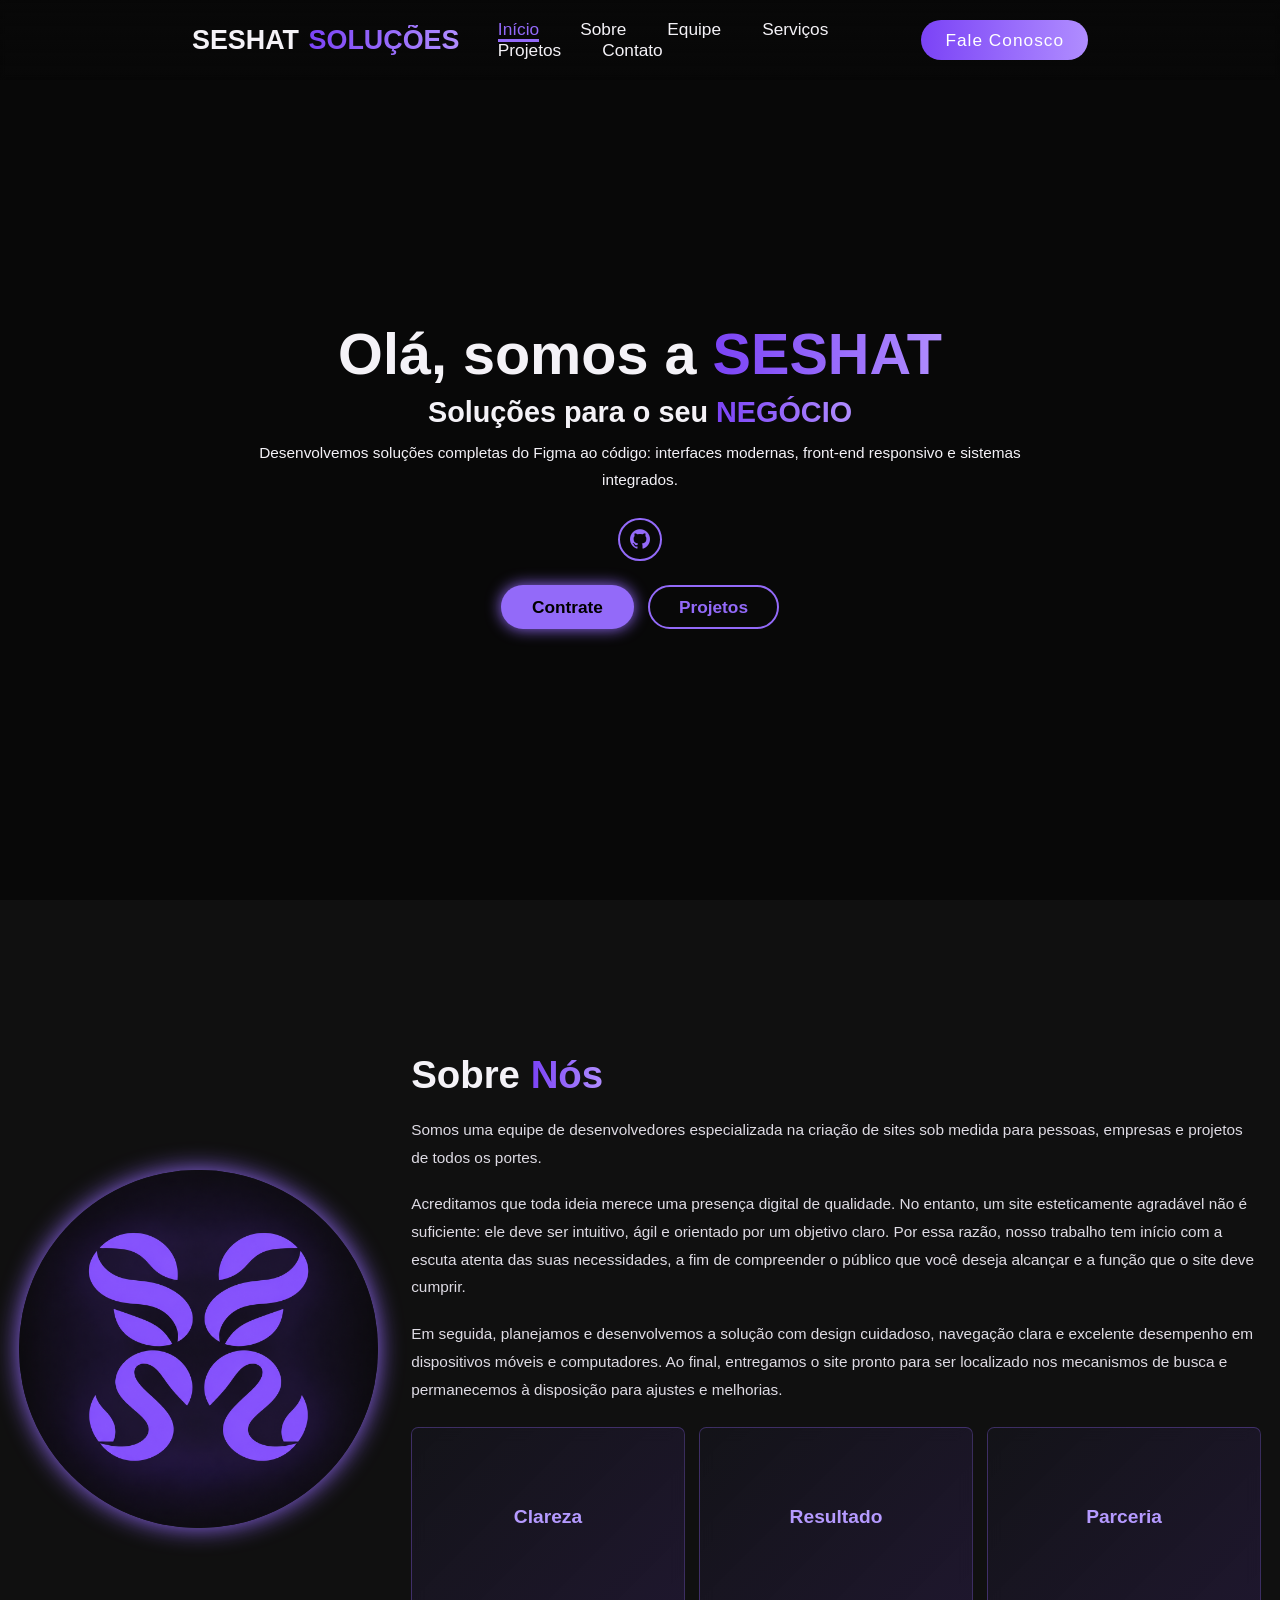
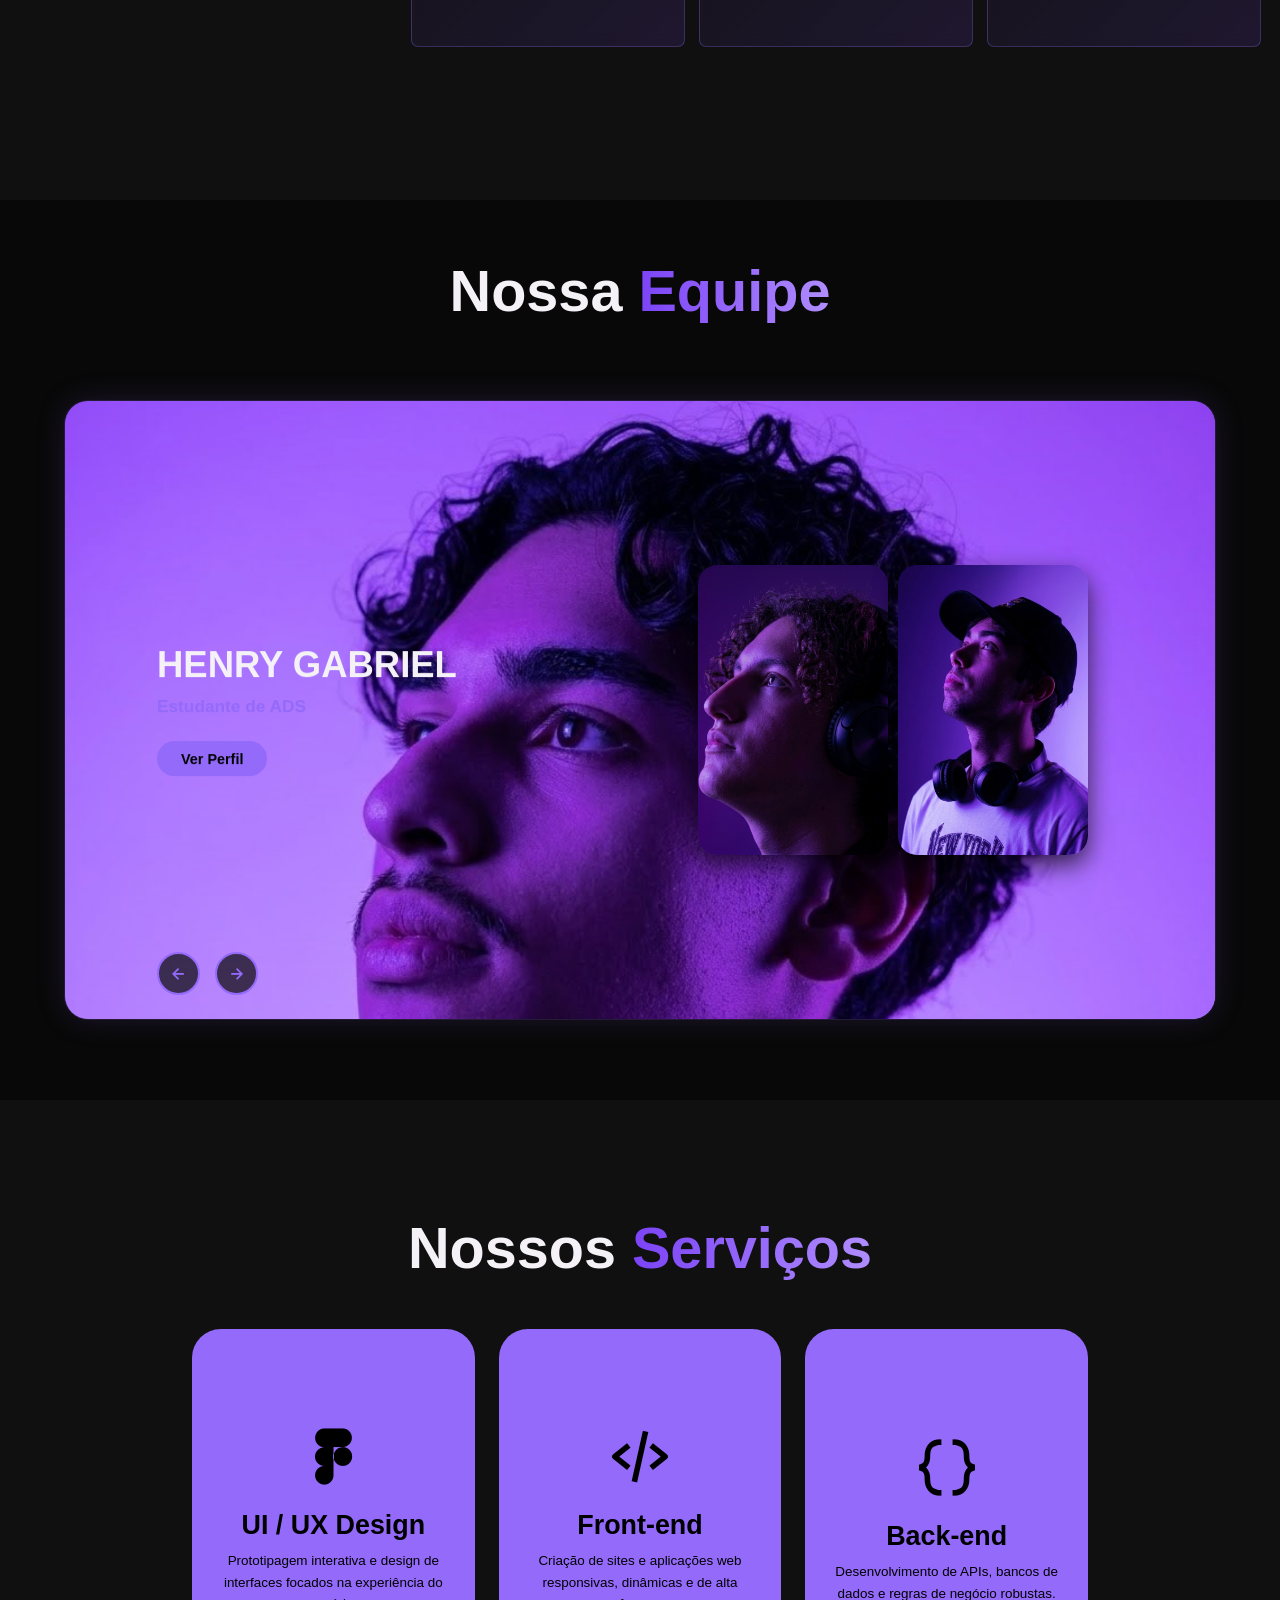
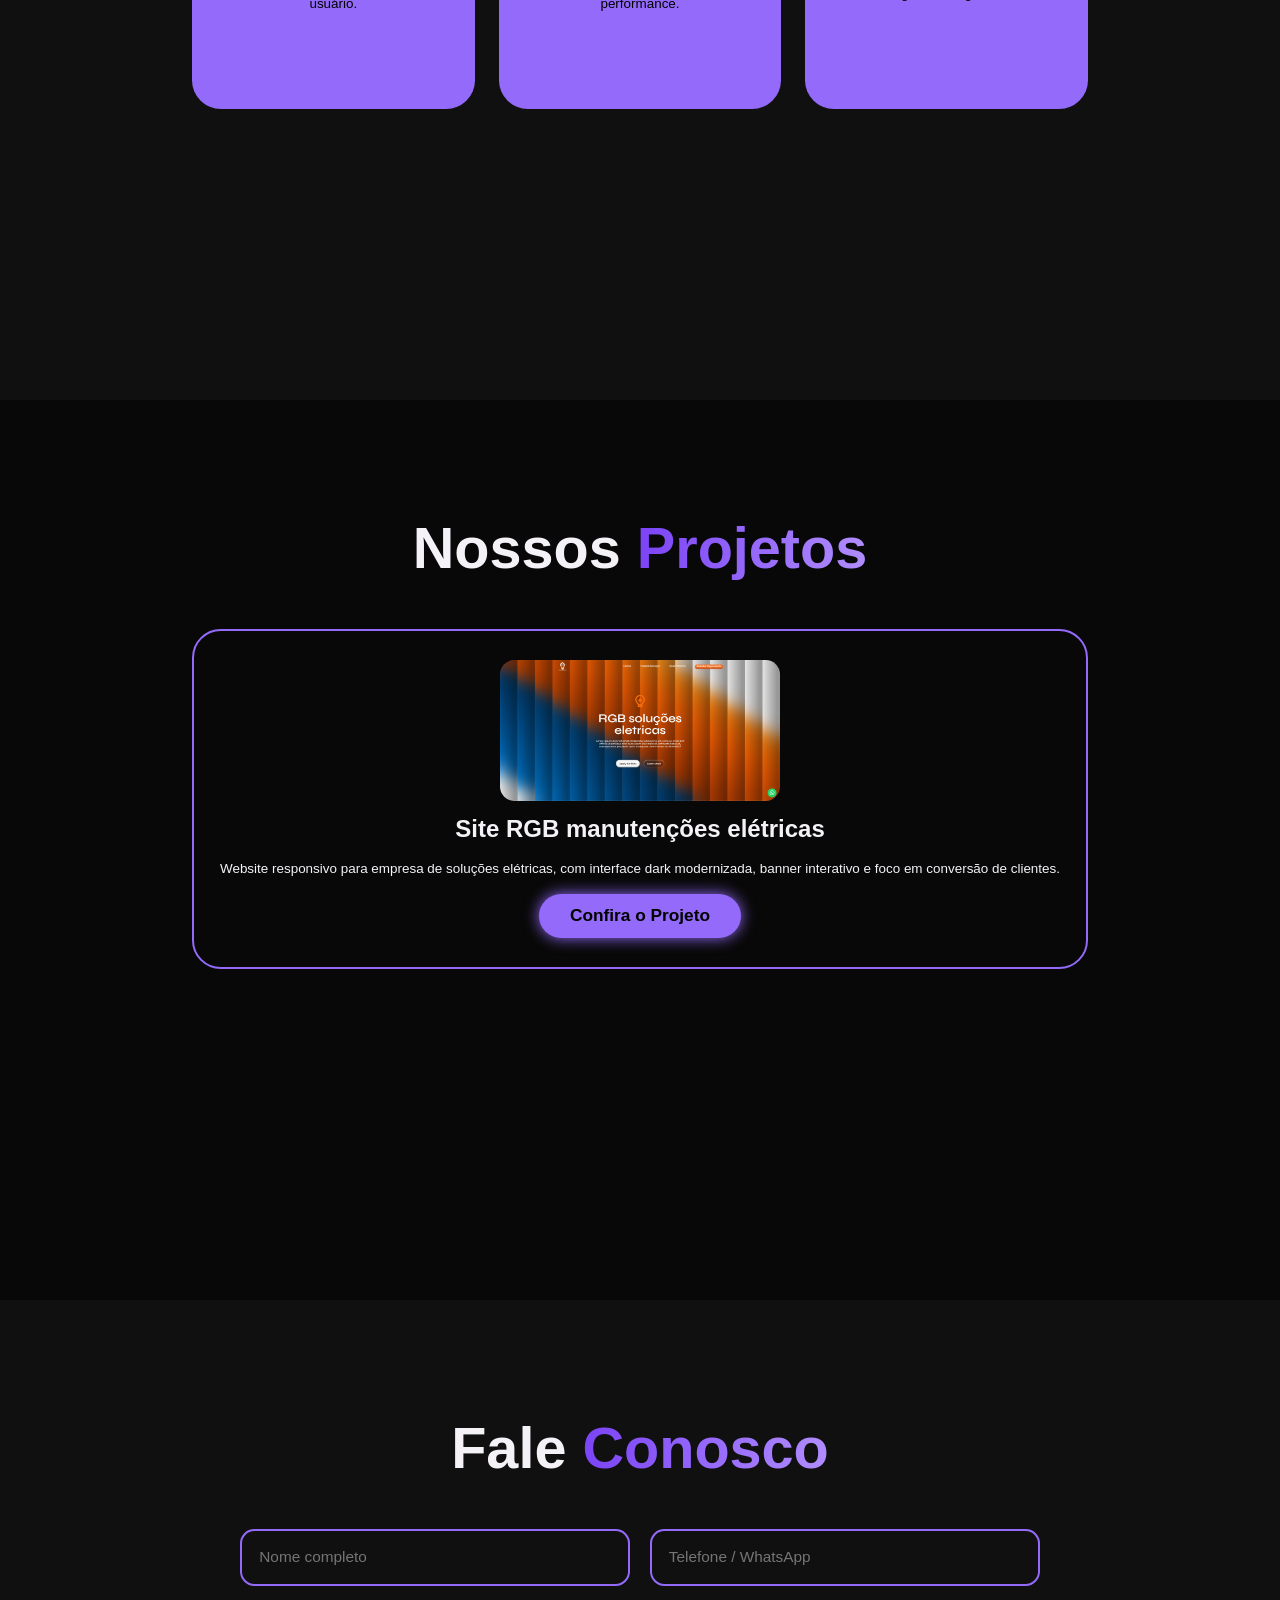
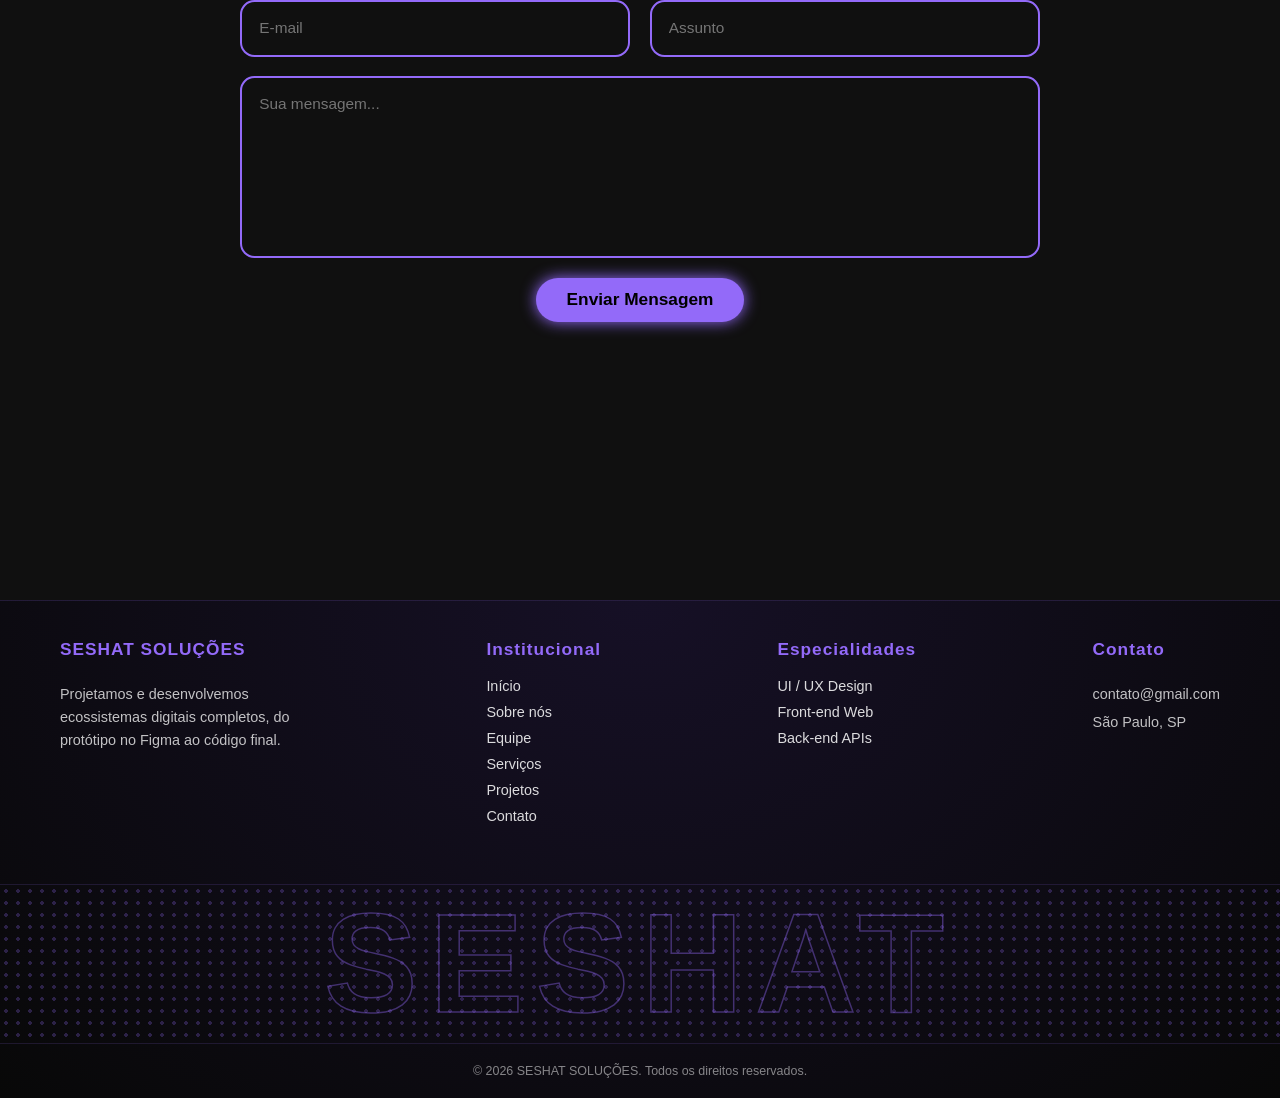
<file: index.html>
<!DOCTYPE html>
<html lang="pt-br">

<head>
    <meta charset="UTF-8">
    <meta name="viewport" content="width=device-width, initial-scale=1.0">
    <title>Seshat Soluções | Front-End, Back-End e UI/UX</title>
    <link rel="stylesheet" href="CSS/style.css">
    <link href="https://unpkg.com/boxicons@2.1.4/css/boxicons.min.css" rel="stylesheet" />
</head>

<body>

    <header class="header">
        <a href="#home" class="logo">
            SESHAT <span>SOLUÇÕES</span>
        </a>
        <i class="bx bx-menu" id="menu-icon"></i>

        <nav class="navbar">
            <a href="#home" class="active">Início</a>
            <a href="#about">Sobre</a>
            <a href="#team">Equipe</a>
            <a href="#services">Serviços</a>
            <a href="#projects">Projetos</a>
            <a href="#contact">Contato</a>

        </nav>

        <a href="#contact" class="gradient-btn">Fale Conosco</a>
    </header>

    <section class="home" id="home">
        <video autoplay loop muted playsinline class="bg-video">
            <source src="Imagens/gif.mp4">
        </video>

        <div class="home-content">
            <h1>Olá, somos a <span>SESHAT</span></h1>
            <h3>Soluções para o seu <span>NEGÓCIO</span></h3>
            <p>Desenvolvemos soluções completas do Figma ao código: interfaces modernas, front-end responsivo e sistemas
                integrados.</p>

            <div class="social-icons">
                <a href="https://github.com/henrygabrielbarbosa46-star/SiteFrontEnd" aria-label="GitHub"><i
                        class="bx bxl-github"></i></a>
            </div>

            <div class="btn-group">
                <a href="#contact" class="btn">Contrate</a>
                <a href="#projects" class="btn">Projetos</a>
            </div>
        </div>


    </section>

    <section class="about" id="about">
        <div class="about-img">
            <img src="Imagens/Emblema Roxo em Fundo Escuro.png" alt="Sobre a Seshat">
        </div>

        <div class="about-content">
            <h2 class="about__title">Sobre <span>Nós</span></h2>

            <p class="about__text">
                Somos uma equipe de desenvolvedores especializada na criação de sites sob medida para pessoas, empresas
                e projetos de todos os portes.
            </p>

            <p class="about__text">
                Acreditamos que toda ideia merece uma presença digital de qualidade. No entanto, um site esteticamente
                agradável não é suficiente: ele deve ser intuitivo, ágil e orientado por um objetivo claro. Por essa
                razão, nosso trabalho tem início com a escuta atenta das suas necessidades, a fim de compreender o
                público que você deseja alcançar e a função que o site deve cumprir.
            </p>

            <p class="about__text">
                Em seguida, planejamos e desenvolvemos a solução com design cuidadoso, navegação clara e excelente
                desempenho em dispositivos móveis e computadores. Ao final, entregamos o site pronto para ser localizado
                nos mecanismos de busca e permanecemos à disposição para ajustes e melhorias.
            </p>

            <div class="about__mini-cards">
                <div class="mini-card" tabindex="0">
                    <h3>Clareza</h3>
                    <p>Um site fácil de compreender é um site que cumpre sua função.</p>
                </div>
                <div class="mini-card" tabindex="0">
                    <h3>Resultado</h3>
                    <p>Cada decisão de design possui uma justificativa.</p>
                </div>
                <div class="mini-card" tabindex="0">
                    <h3>Parceria</h3>
                    <p>Atuamos em conjunto com você em todas as etapas.</p>
                </div>
            </div>
        </div>
    </section>

    <section class="team" id="team">
        <h2 class="heading">Nossa <span>Equipe</span></h2>

        <div class="team-container">

            <div class="team-slider">

                <article class="team-card" style="background-image: url('Imagens/guilherme-equipe.jfif');">
                    <div class="card-content">
                        <h3 class="member-name">Guilherme Bruno</h3>
                        <p class="member-role">Data Engineer</p>
                        <a href="integrantes.html/gb.html" class="btn-profile">Ver Perfil</a>
                    </div>
                </article>

                <article class="team-card" style="background-image: url('Imagens/henry\ seshat.jpeg');">
                    <div class="card-content">
                        <h3 class="member-name">Henry Gabriel</h3>
                        <p class="member-role">Estudante de ADS</p>
                        <a href="integrantes.html/hr.html" class="btn-profile">Ver Perfil</a>
                    </div>
                </article>

                <article class="team-card" style="background-image: url('Imagens/pedroberbem.jfif');">
                    <div class="card-content">
                        <h3 class="member-name">Pedro Berbem</h3>
                        <p class="member-role">Estudante de ADS</p>
                        <a href="integrantes.html/pb.html" class="btn-profile">Ver Perfil</a>
                    </div>
                </article>

                <article class="team-card" style="background-image: url('Imagens/renan\ seshat.jpeg');">
                    <div class="card-content">
                        <h3 class="member-name">Renan</h3>
                        <p class="member-role">Professor de Educação Física</p>
                        <a href="integrantes.html/renan.html" class="btn-profile">Ver Perfil</a>
                    </div>
                </article>
            </div>

            <div class="slider-controls">
                <button class="prev-btn" type="button" aria-label="Previous">
                    <i class="bx bx-left-arrow-alt"></i>
                </button>
                <button class="next-btn" type="button" aria-label="Next">
                    <i class="bx bx-right-arrow-alt"></i>
                </button>
            </div>
        </div>


    </section>

    <section class="services" id="services">
        <h2 class="heading">Nossos <span>Serviços</span></h2>

        <div class="services-container">
            <div class="service-box">
                <div class="service-info">
                    <i class="bx bxl-figma"></i>
                    <h4>UI / UX Design</h4>
                    <p>Prototipagem interativa e design de interfaces focados na experiência do usuário.</p>
                </div>
            </div>

            <div class="service-box">
                <div class="service-info">
                    <i class="bx bx-code-alt"></i>
                    <h4>Front-end</h4>
                    <p>Criação de sites e aplicações web responsivas, dinâmicas e de alta performance.</p>
                </div>
            </div>

            <div class="service-box">
                <div class="service-info">
                    <i class="bx bx-code-curly"></i>
                    <h4>Back-end</h4>
                    <p>Desenvolvimento de APIs, bancos de dados e regras de negócio robustas.</p>
                </div>
            </div>
        </div>
    </section>

    <section class="projects" id="projects">
        <h2 class="heading">Nossos <span>Projetos</span></h2>

        <div class="projects-box">
            <div class="projects-card">
                <img src="Imagens/banner.PNG" alt="Projeto 1">
                <h3>Site RGB manutenções elétricas</h3>
                <p>Website responsivo para empresa de soluções elétricas, com interface dark modernizada, banner
                    interativo e
                    foco em conversão de clientes.</p>
                <a href="https://pedroberbem.github.io/TCC-Transformese/" class="btn">Confira o Projeto</a>
            </div>
        </div>
    </section>

    <section class="contact" id="contact">
        <h2 class="heading">Fale <span>Conosco</span></h2>

        <form action="#">
            <div class="input-group">
                <div class="input-box">
                    <input type="text" placeholder="Nome completo" required>
                    <input type="email" placeholder="E-mail" required>
                </div>

                <div class="input-box">
                    <input type="tel" placeholder="Telefone / WhatsApp">
                    <input type="text" placeholder="Assunto">
                </div>
            </div>

            <div class="input-group-2">
                <textarea name="mensagem" placeholder="Sua mensagem..." cols="30" rows="8" required></textarea>
                <input type="submit" value="Enviar Mensagem" class="btn">
            </div>
        </form>
    </section>

    <footer class="footer-container">
        <div class="footer-content">
            <div class="footer-brand">
                <h4>SESHAT SOLUÇÕES</h4>
                <p>Projetamos e desenvolvemos ecossistemas digitais completos, do protótipo no Figma ao código final.
                </p>
            </div>

            <div class="footer-nav">
                <h4>Institucional</h4>
                <a href="#home">Início</a>
                <a href="#about">Sobre nós</a>
                <a href="#team">Equipe</a>
                <a href="#services">Serviços</a>
                <a href="#projects">Projetos</a>
                <a href="#contact">Contato</a>
            </div>

            <div class="footer-services">
                <h4>Especialidades</h4>
                <a href="#services">UI / UX Design</a>
                <a href="#services">Front-end Web</a>
                <a href="#services">Back-end APIs</a>
            </div>

            <div class="footer-contact">
                <h4>Contato</h4>
                <p>contato@gmail.com</p>
                <p>São Paulo, SP</p>
            </div>
        </div>

        <div class="footer-grid">
            <div class="glow-dots"></div>
            <div class="footer-title">SESHAT</div>
        </div>

        <div class="footer-bottom">
            <p>© 2026 SESHAT SOLUÇÕES. Todos os direitos reservados.</p>
        </div>
    </footer>

    <script src="JS/script.js"></script>
    <script src="https://vlibras.gov.br/app/vlibras-plugin.js"></script>
</body>

</html>
</file>
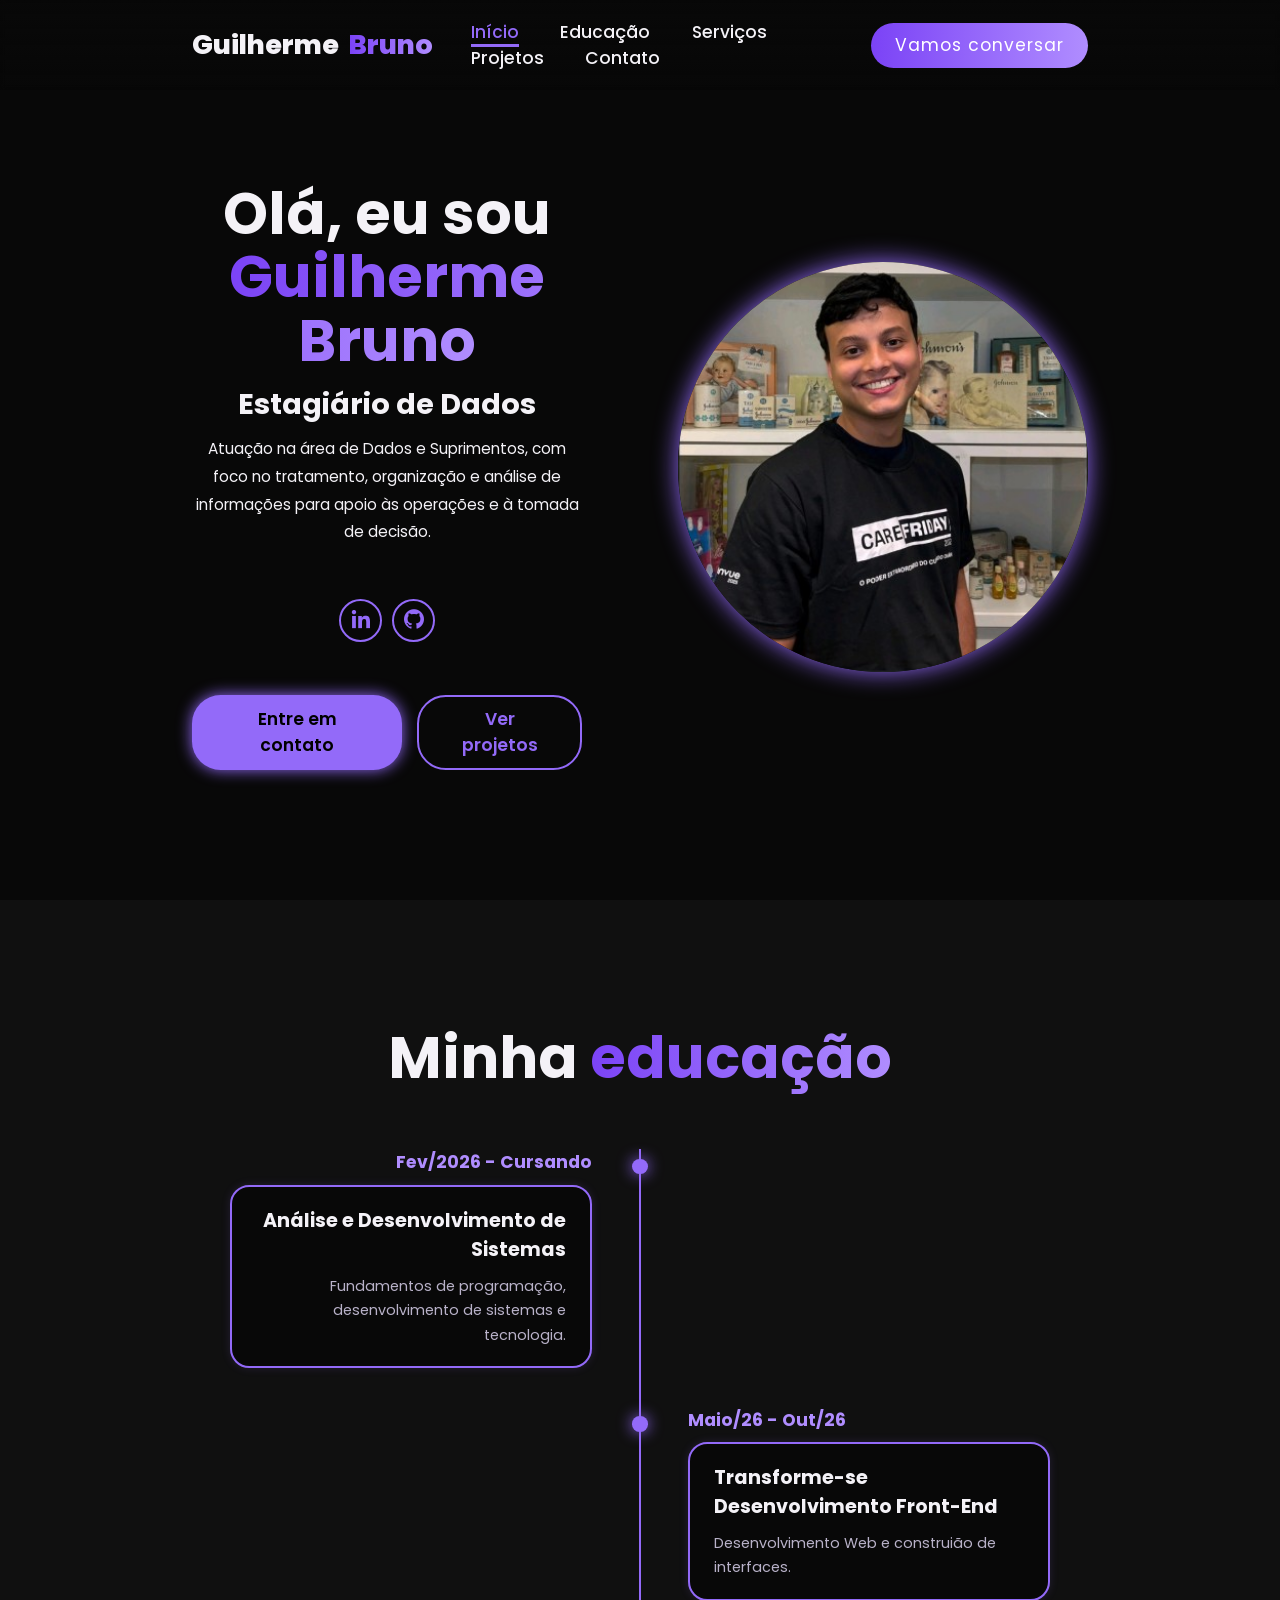
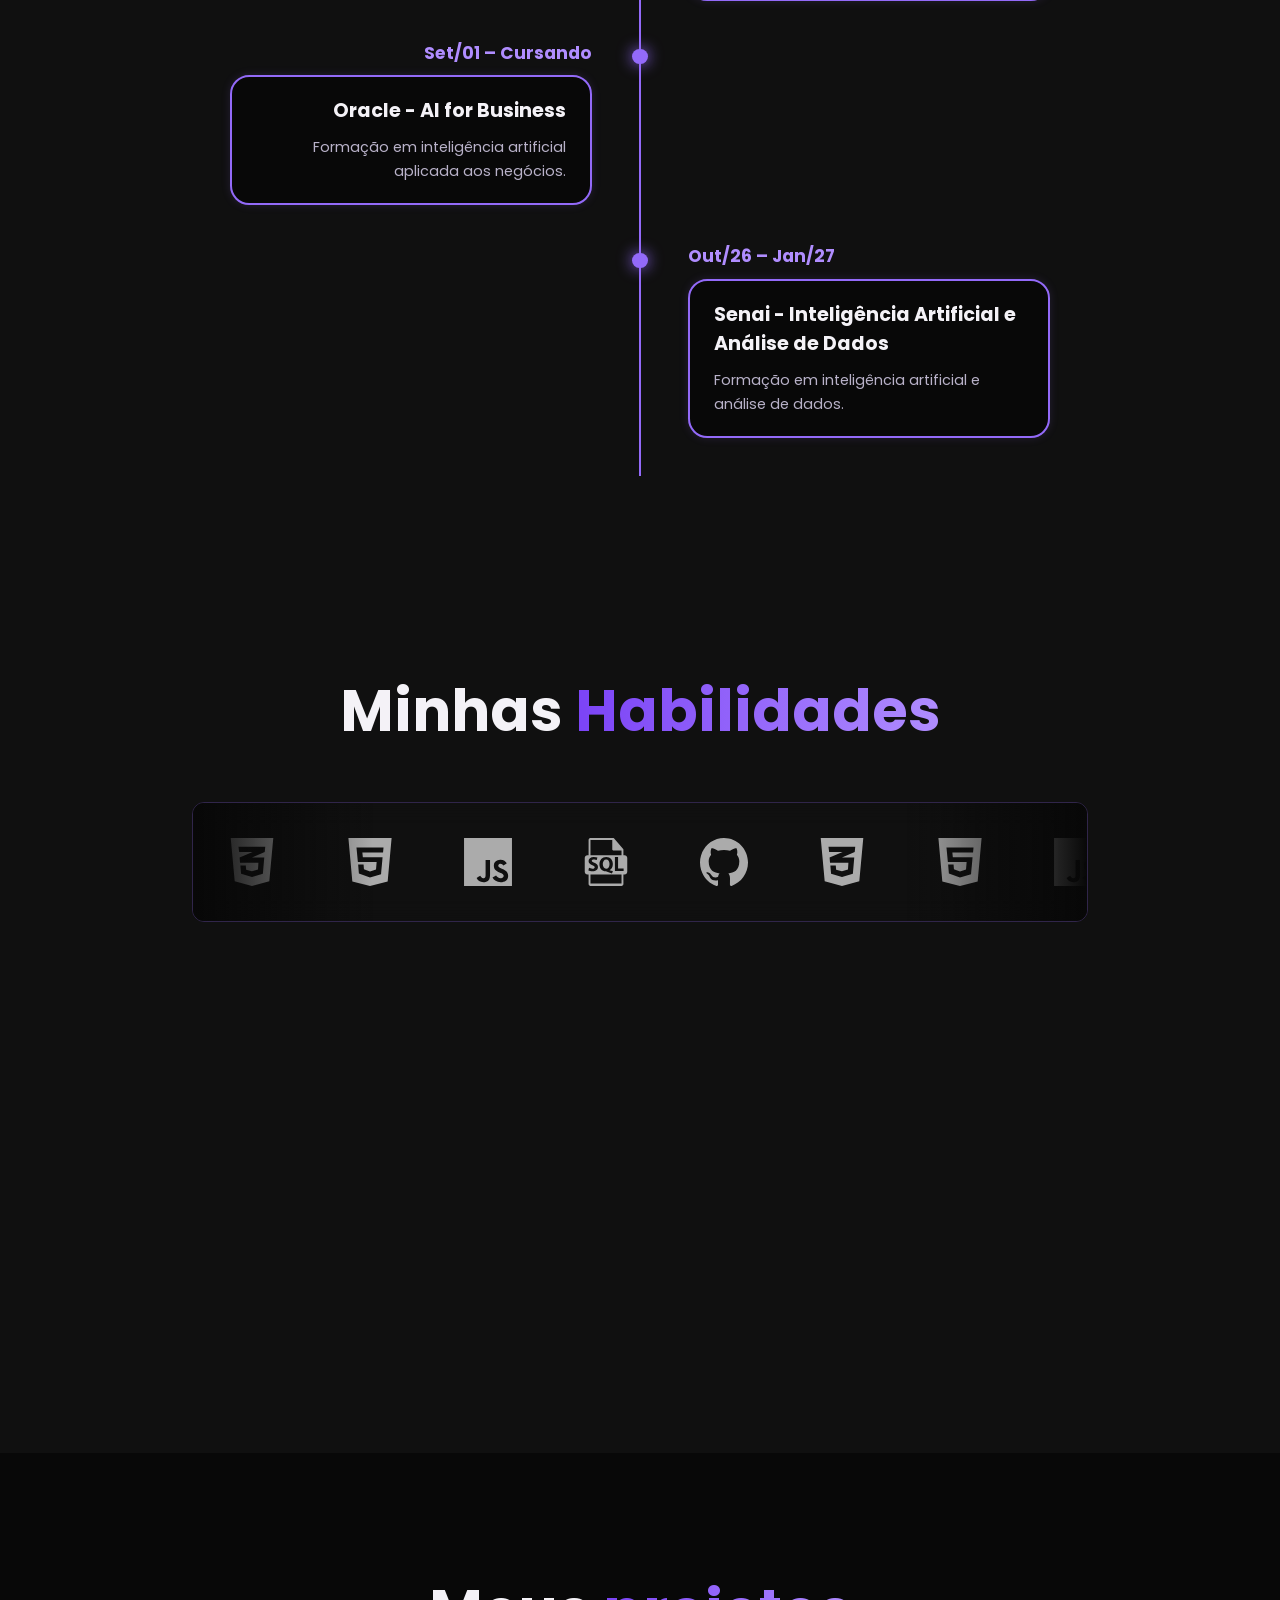
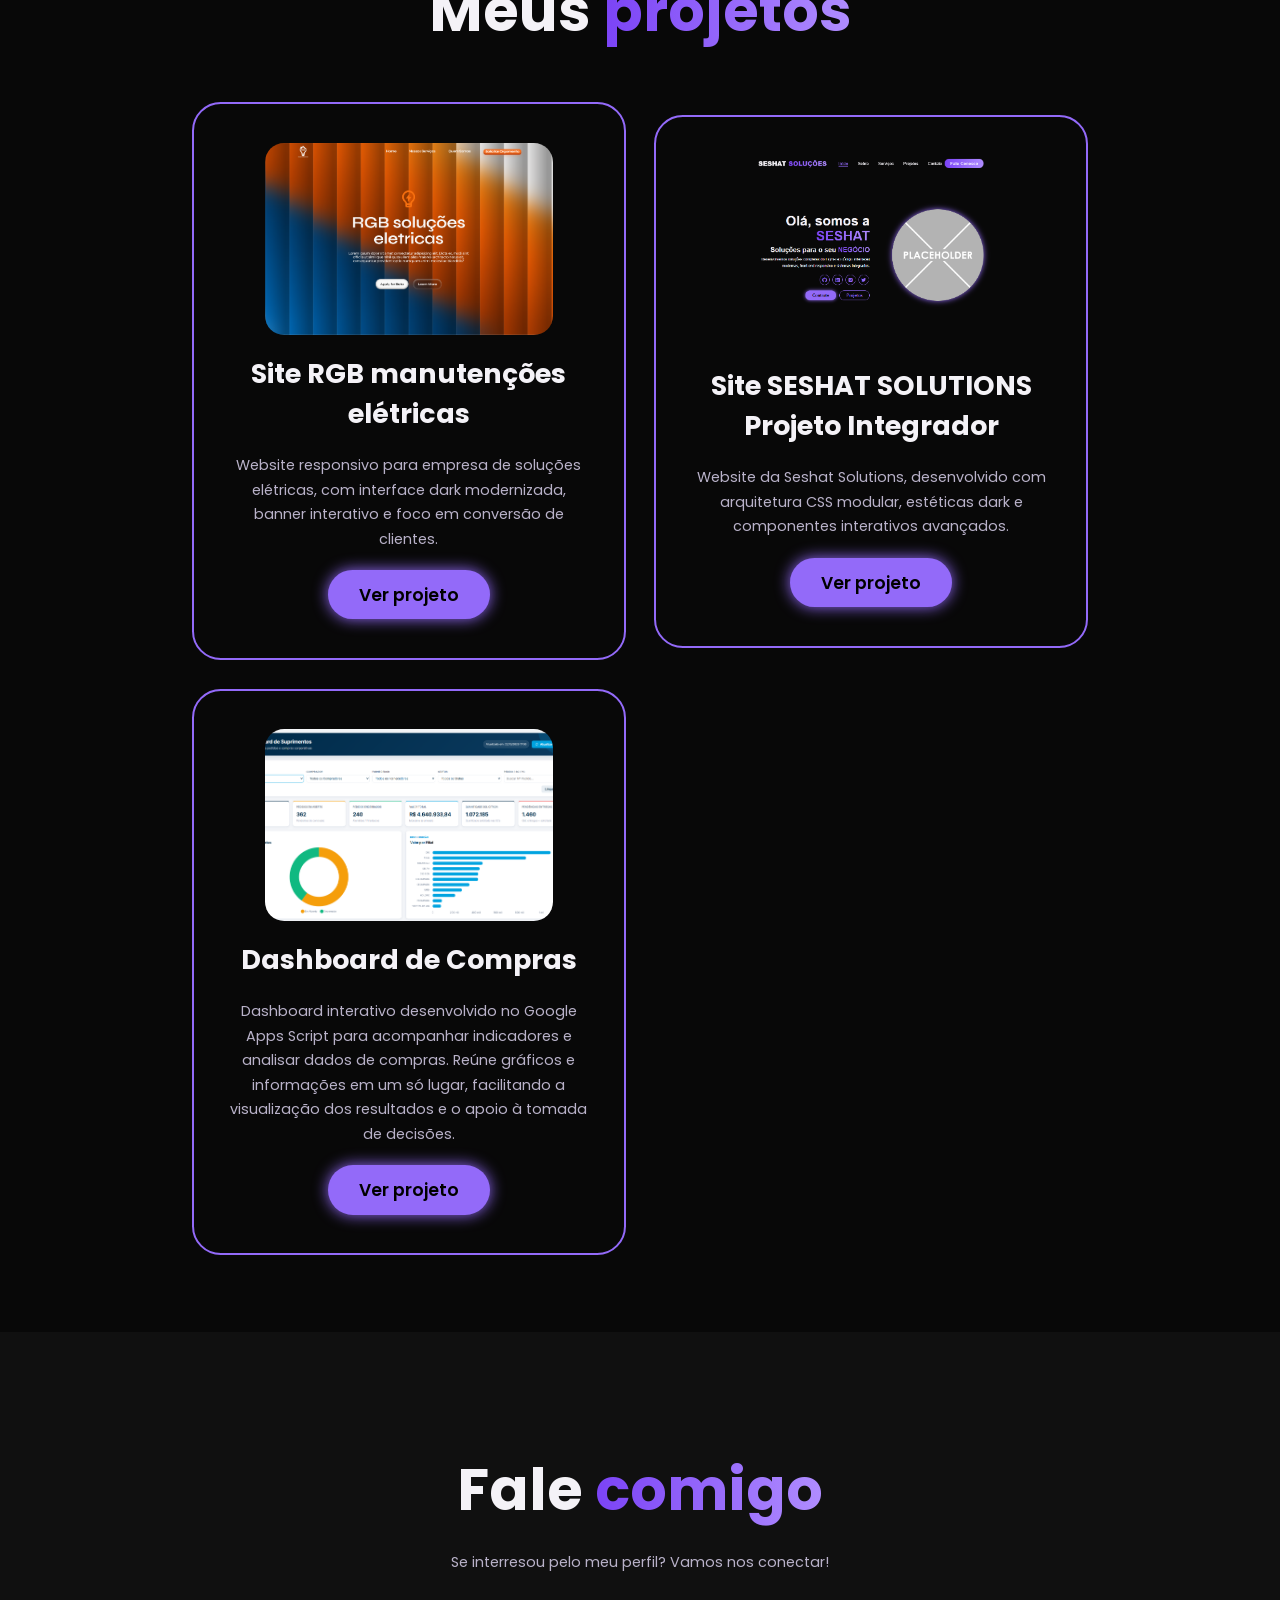
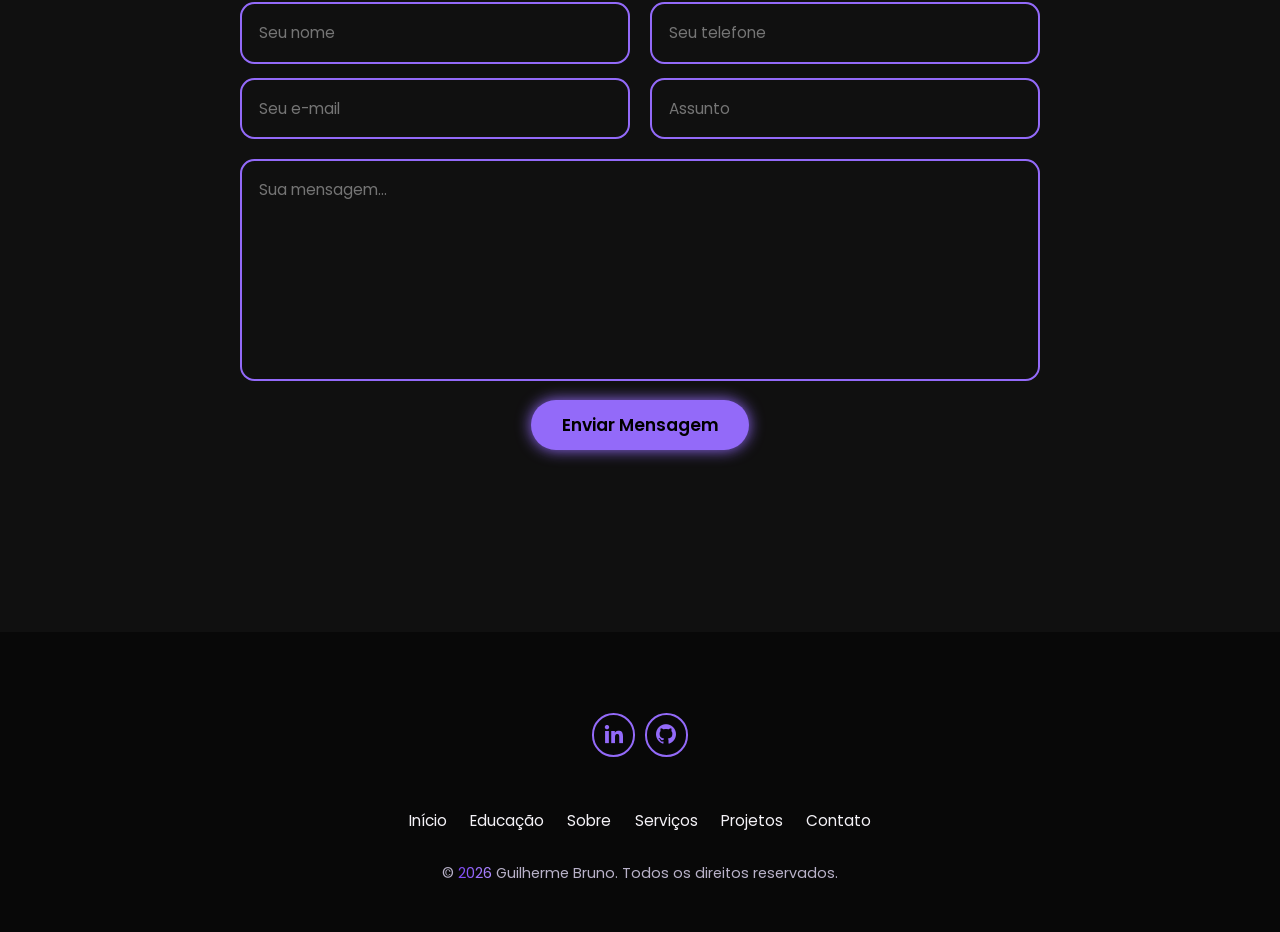
<file: integrantes.html/gb.html>
<!DOCTYPE html>
<html lang="pt-BR">

<head>
  <meta charset="UTF-8">
  <meta name="viewport" content="width=device-width, initial-scale=1.0">
  <meta name="theme-color" content="#080808">
  <meta name="description" content="Portfólio de Guilherme Bruno.">
  <title>Portfólio | Guilherme Bruno</title>

  <link rel="preconnect" href="https://fonts.googleapis.com">
  <link rel="preconnect" href="https://fonts.gstatic.com" crossorigin>
  <link href="https://fonts.googleapis.com/css2?family=Poppins:wght@400;500;600;700;800&display=swap" rel="stylesheet">
  <link href="https://unpkg.com/boxicons@2.1.4/css/boxicons.min.css" rel="stylesheet">
  <link rel="stylesheet" href="../CSS/geqp.css">
  <link rel="stylesheet" href="../CSS/style.css">
  <script src="../JS/geqp.js" defer></script>
</head>

<body>

  <header class="header">
    <a href="#home" class="logo">Guilherme <span>Bruno</span></a>

    <i class="bx bx-menu" id="menu-icon" aria-label="Abrir menu" aria-expanded="false" role="button" tabindex="0"></i>

    <nav class="navbar" aria-label="Navegação principal">
      <a href="../index.html#home" class="active">Início</a>
      <a href="#education">Educação</a>
      <a href="#services">Serviços</a>
      <a href="#projects">Projetos</a>
      <a href="#contact">Contato</a>
    </nav>

    <a href="#contact" class="gradient-btn">Vamos conversar</a>
  </header>

  <main>
    <section class="home" id="home">
      <div class="home-content">
        <h1>Olá, eu sou <span>Guilherme Bruno</span></h1>
        <h3 class="text-animation">Estagiário de Dados</h3>
        <p>
          Atuação na área de Dados e Suprimentos, com foco no tratamento, organização e análise de informações para
          apoio às operações e à tomada de decisão.</p>

        <div class="social-icons" aria-label="Redes sociais">
          <!-- Troque os # pelos endereços dos seus perfis. Remova os links que não usar. -->
          <a href="https://www.linkedin.com/in/guilherme-bruno-47973b226/" aria-label="LinkedIn"><i
              class="bx bxl-linkedin"></i></a>
          <a href="https://github.com/guilhermebruno340-code" aria-label="GitHub"><i class="bx bxl-github"></i></a>
        </div>

        <div class="btn-group">
          <a href="#contact" class="btn">Entre em contato</a>
          <a href="#projects" class="btn">Ver projetos</a>
        </div>
      </div>

      <div class="home-img">
        <img src="../Imagens/guilherme.jpg" alt="Foto Henry Gabriel">
      </div>
    </section>

    <section class="education" id="education">
      <h2 class="heading">Minha <span>educação</span></h2>

      <div class="timeline-items">
        <article class="timeline-item">
          <div class="timeline-dot"></div>
          <div class="timeline-date">Fev/2026 - Cursando</div>
          <div class="timeline-content">
            <h3>Análise e Desenvolvimento de Sistemas</h3>
            <p>Fundamentos de programação, desenvolvimento de sistemas e tecnologia.</p>
          </div>
        </article>

        <article class="timeline-item">
          <div class="timeline-dot"></div>
          <div class="timeline-date">Maio/26 - Out/26</div>
          <div class="timeline-content">
            <h3>Transforme-se Desenvolvimento Front-End </h3>
            <p>Desenvolvimento Web e construião de interfaces.</p>
          </div>
        </article>

        <article class="timeline-item">
          <div class="timeline-dot"></div>
          <div class="timeline-date">Set/01 – Cursando</div>
          <div class="timeline-content">
            <h3>Oracle - AI for Business</h3>
            <p>Formação em inteligência artificial aplicada aos negócios.</p>
          </div>
        </article>
    
    <article class="timeline-item">
          <div class="timeline-dot"></div>
          <div class="timeline-date">Out/26 – Jan/27</div>
          <div class="timeline-content">
            <h3>Senai - Inteligência Artificial e Análise de Dados</h3>
            <p>Formação em inteligência artificial e análise de dados.</p>
          </div>
        </article>
      </div>
    </section>

    <section class="services" id="services">
      <h2 class="heading">Minhas <span>Habilidades</span></h2>

      <div class="logos">
        <div class="logos-slide">
          
          <img src="../logos/css3-02-svgrepo-com.svg" />
          <img src="../logos/html-124-svgrepo-com.svg" />
          <img src="../logos/js01-svgrepo-com.svg" />
          
          <img src="../logos/sql-file-format-svgrepo-com.svg" />
          <img src="../logos/github-142-svgrepo-com.svg" alt="">

          
          <img src="../logos/css3-02-svgrepo-com.svg" />
          <img src="../logos/html-124-svgrepo-com.svg" />
          <img src="../logos/js01-svgrepo-com.svg" />
          
          <img src="../logos/sql-file-format-svgrepo-com.svg" />
          <img src="../logos/github-142-svgrepo-com.svg" alt="">
        </div>
      </div>
    </section>

    <section class="projects" id="projects">
      <h2 class="heading">Meus <span>projetos</span></h2>

      <div class="projects-box">

        <article class="project-card">
          <img src="../Imagens/banner.PNG" alt="Imagem do projeto 2">
          <h3>Site RGB manutenções elétricas</h3>
          <p>Website responsivo para empresa de soluções elétricas, com interface dark modernizada, banner interativo e
            foco em conversão de clientes.</p>
          <a href="https://pedroberbem.github.io/TCC-Transformese/" class="btn">Ver projeto</a>
        </article>

        <article class="project-card">
          <img src="../Imagens/seshat.png" alt="Imagem do projeto 3">
          <h3>Site SESHAT SOLUTIONS Projeto Integrador</h3>
          <p>Website da Seshat Solutions, desenvolvido com arquitetura CSS modular, estéticas dark e
            componentes interativos avançados.</p>
          <a href="https://henrygabrielbarbosa46-star.github.io/SiteFrontEnd/" class="btn">Ver projeto</a>
        </article>

        <article class="project-card">
          <img src="../Imagens/dash.png" alt="Imagem do projeto 2">
          <h3>Dashboard de Compras</h3>
          <p>Dashboard interativo desenvolvido no Google Apps Script para acompanhar indicadores e analisar dados de compras. Reúne gráficos e informações em um só lugar, facilitando a visualização dos resultados e o apoio à tomada de decisões.</p>
          <a href="https://script.google.com/macros/s/AKfycbzvFicT8Pw1WyzW6h_SPYf09HEyUibV5pRF4MAkGU5ko1UfDS-8r5VLC62snCbNXVpJ/exec" class="btn">Ver projeto</a>
        </article>

    </section>

    <section class="contact" id="contact">
      <h2 class="heading">Fale <span>comigo</span></h2>
      <p class="contact-note">Se interresou pelo meu perfil? Vamos nos conectar!</p>

      <form action="#">
        <div class="input-group">
          <div class="input-box">
            <input type="text" name="name" placeholder="Seu nome" autocomplete="name" required>
            <input type="email" name="email" placeholder="Seu e-mail" autocomplete="email" required>
          </div>

          <div class="input-box">
            <input type="tel" name="phone" placeholder="Seu telefone" autocomplete="tel">
            <input type="text" name="subject" placeholder="Assunto">
          </div>
        </div>

        <div class="input-group-2">
          <textarea name="mensagem" placeholder="Sua mensagem..." cols="30" rows="8" required></textarea>
          <input type="submit" value="Enviar Mensagem" class="btn">
        </div>

      </form>
    </section>
  </main>

  <footer class="footer">
    <div class="social-icons" aria-label="Redes sociais">
      <a href="https://www.linkedin.com/in/guilherme-bruno-47973b226/" aria-label="LinkedIn"><i
          class="bx bxl-linkedin"></i></a>
      <a href="https://github.com/guilhermebruno340-code" aria-label="GitHub"><i class="bx bxl-github"></i></a>
    </div>

    <ul class="list">
      <li><a href="../index.html#home">Início</a></li>
      <li><a href="#education">Educação</a></li>
      <li><a href="#about">Sobre</a></li>
      <li><a href="#services">Serviços</a></li>
      <li><a href="#projects">Projetos</a></li>
      <li><a href="#contact">Contato</a></li>
    </ul>

    <p class="copyright">© <span id="year">2026</span> Guilherme Bruno. Todos os direitos reservados.</p>
  </footer>
  <script>
    var copy = document.querySelector(".logos-slide").cloneNode(true);
    document.querySelector(".logos").appendChild(copy);
  </script>
  <script src="../JS/script.js"></script>
  <script src="https://vlibras.gov.br/app/vlibras-plugin.js"></script>
</body>

</html>
</file>
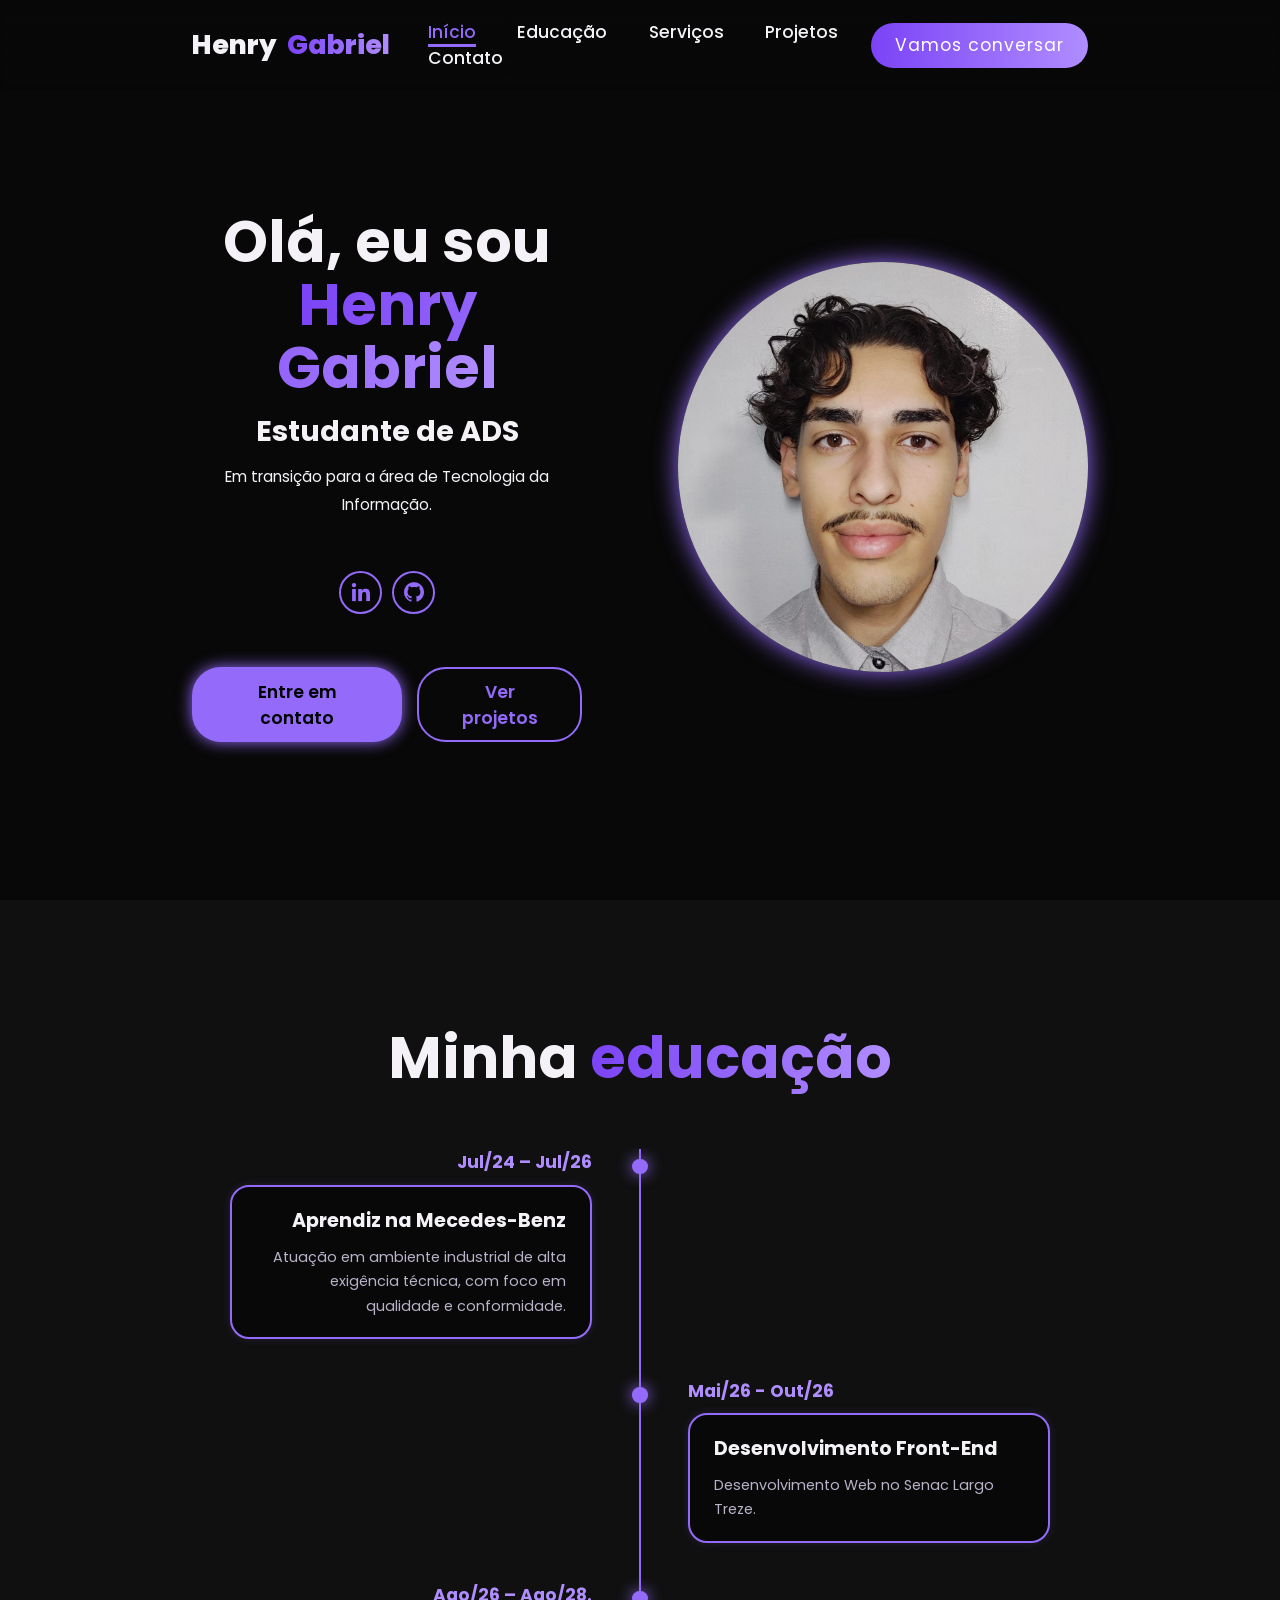
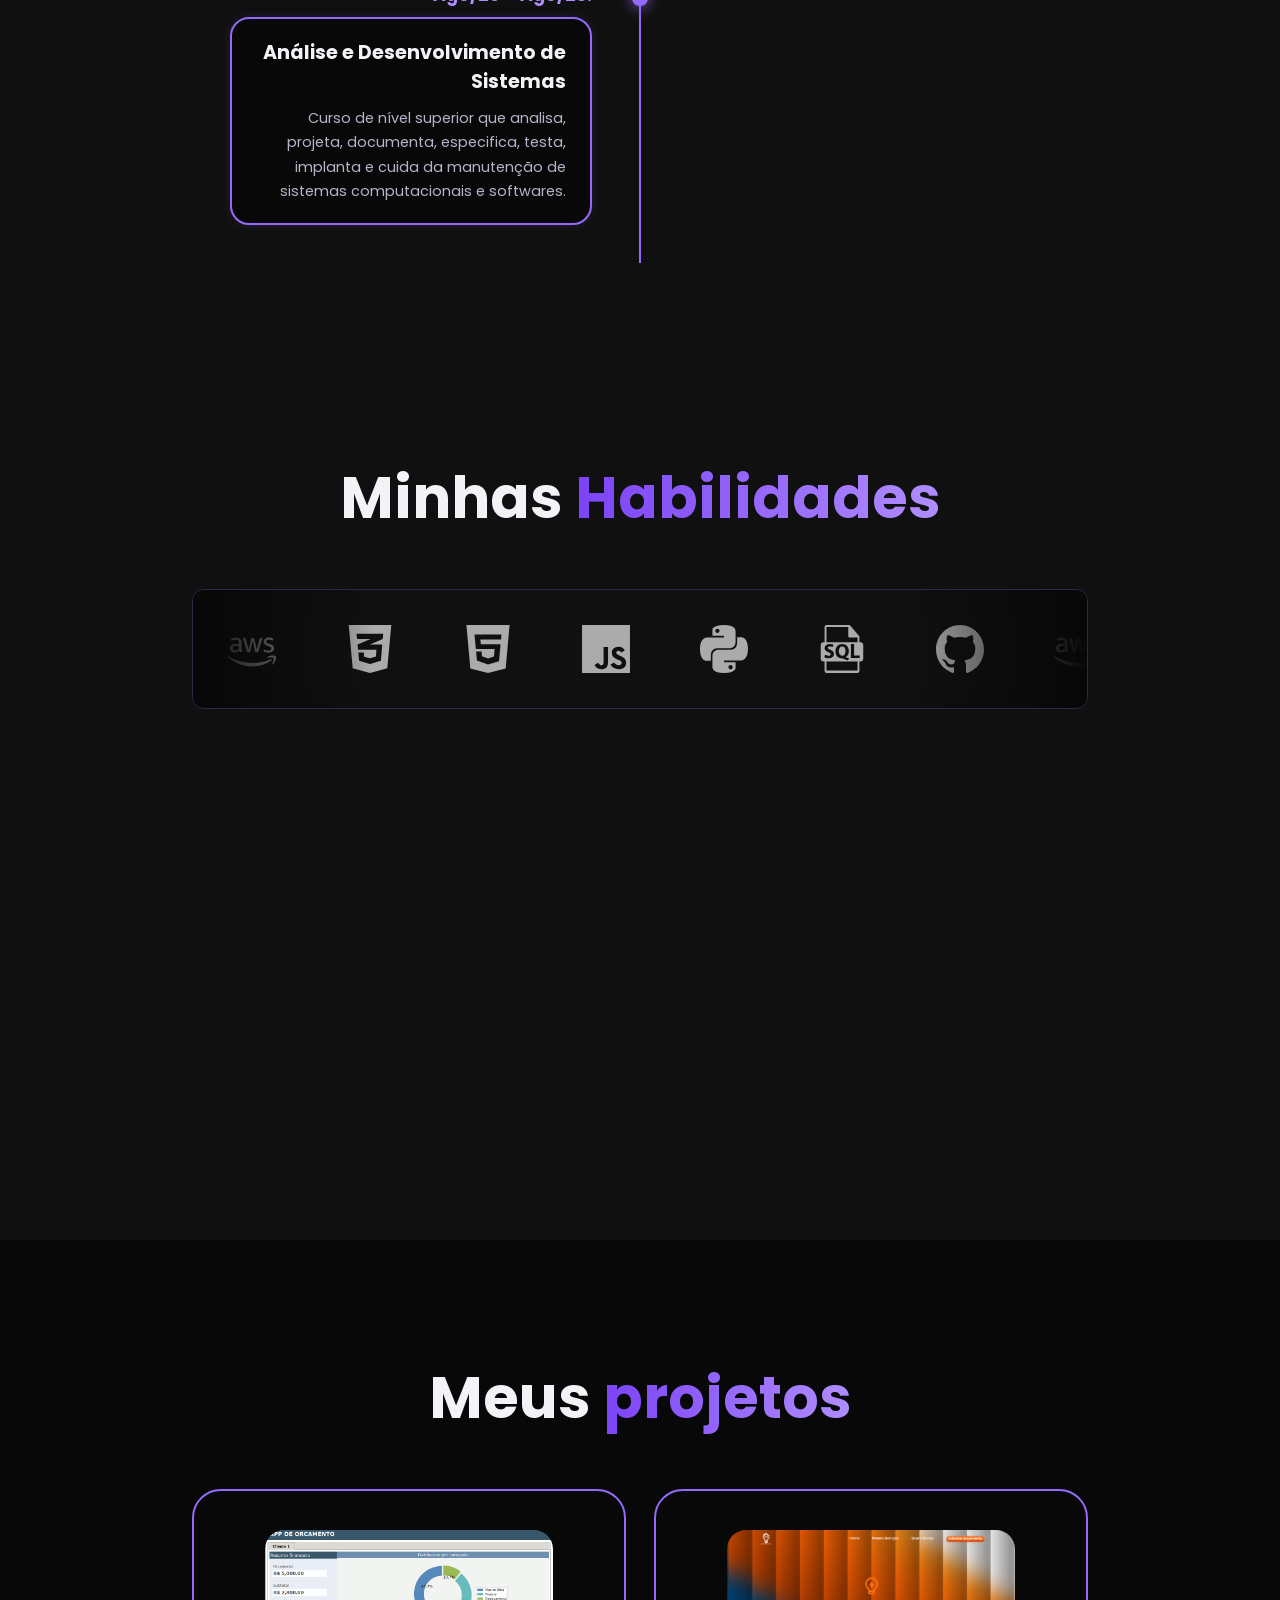
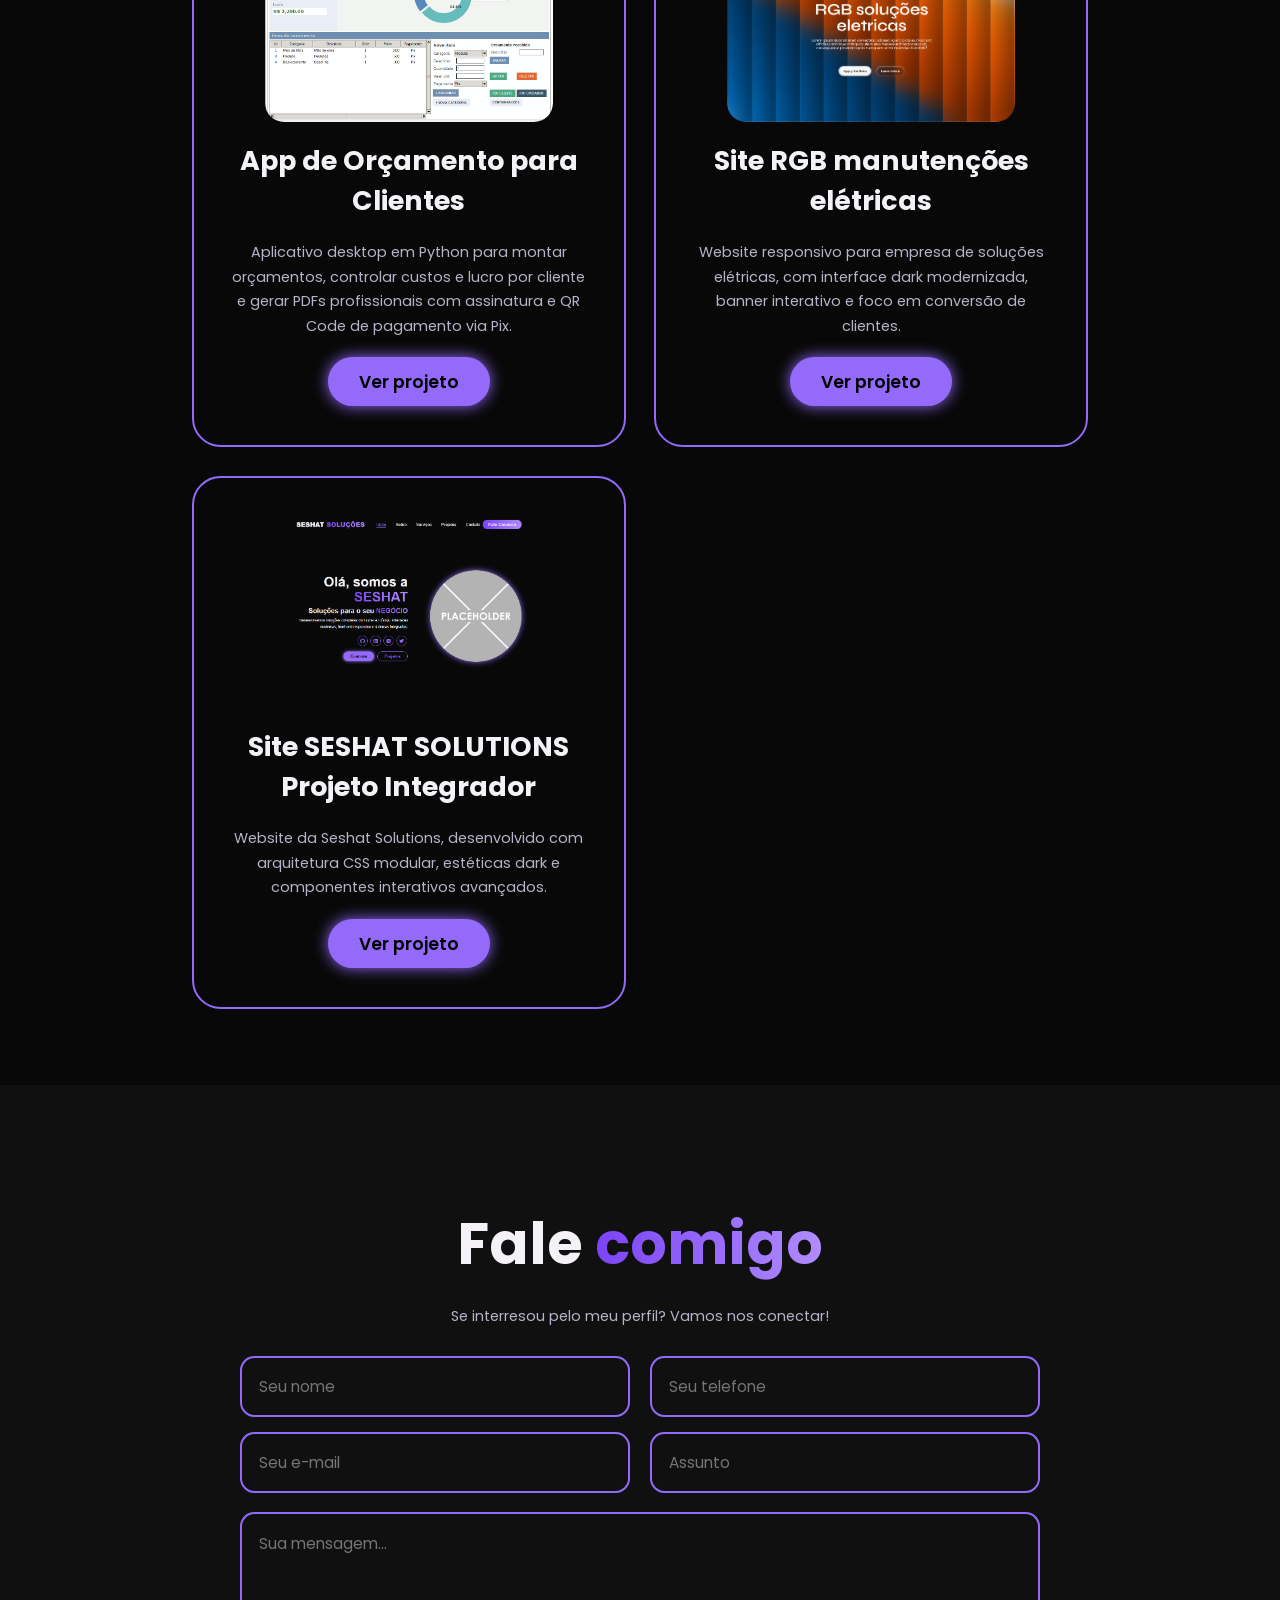
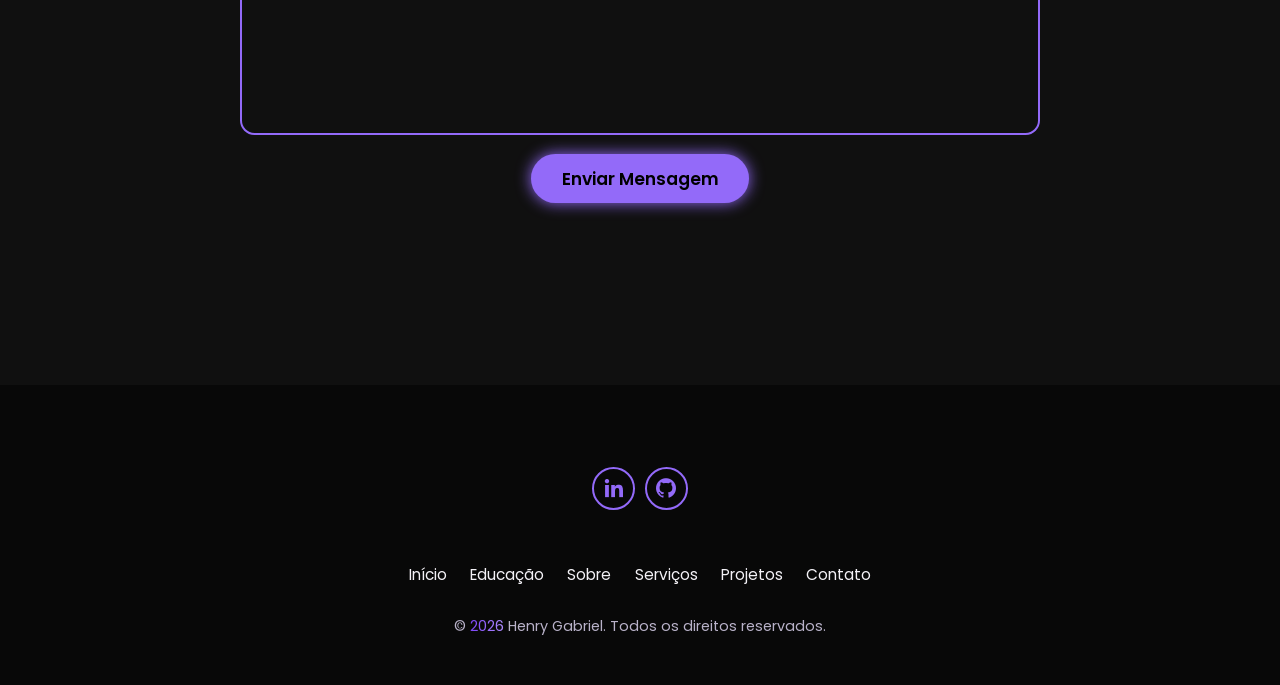
<file: integrantes.html/hr.html>
<!DOCTYPE html>
<html lang="pt-BR">

<head>
  <meta charset="UTF-8">
  <meta name="viewport" content="width=device-width, initial-scale=1.0">
  <meta name="theme-color" content="#080808">
  <meta name="description" content="Portfólio de Henry Gabriel.">
  <title>Portfólio | Henry Gabriel</title>

  <link rel="preconnect" href="https://fonts.googleapis.com">
  <link rel="preconnect" href="https://fonts.gstatic.com" crossorigin>
  <link href="https://fonts.googleapis.com/css2?family=Poppins:wght@400;500;600;700;800&display=swap" rel="stylesheet">
  <link href="https://unpkg.com/boxicons@2.1.4/css/boxicons.min.css" rel="stylesheet">
  <link rel="stylesheet" href="../CSS/geqp.css">
  <link rel="stylesheet" href="../CSS/style.css">
  <script src="../JS/geqp.js" defer></script>
</head>

<body>

  <header class="header">
    <a href="#home" class="logo">Henry <span>Gabriel</span></a>

    <i class="bx bx-menu" id="menu-icon"></i>

    <nav class="navbar">
      <a href="../index.html#home" class="active">Início</a>
      <a href="#education">Educação</a>
      <a href="#services">Serviços</a>
      <a href="#projects">Projetos</a>
      <a href="#contact">Contato</a>
    </nav>

    <a href="#contact" class="gradient-btn">Vamos conversar</a>
  </header>

  
    <section class="home" id="home">
      <div class="home-content">
        <h1>Olá, eu sou <span>Henry Gabriel</span></h1>
        <h3>Estudante de ADS</h3>
        <p>Em transição para a área de Tecnologia da Informação.</p>

        <div class="social-icons" aria-label="Redes sociais">
          <!-- Troque os # pelos endereços dos seus perfis. Remova os links que não usar. -->
          <a href="https://www.linkedin.com/in/henry-gabriel-barbosa/" aria-label="LinkedIn"><i
              class="bx bxl-linkedin"></i></a>
          <a href="https://github.com/henrygabrielbarbosa46-star" aria-label="GitHub"><i class="bx bxl-github"></i></a>
        </div>

        <div class="btn-group">
          <a href="#contact" class="btn">Entre em contato</a>
          <a href="#projects" class="btn">Ver projetos</a>
        </div>
      </div>

      <div class="home-img">
        <img src="../Imagens/henryzada.jpg" alt="Foto Henry Gabriel">
      </div>
    </section>

    <section class="education" id="education">
      <h2 class="heading">Minha <span>educação</span></h2>

      <div class="timeline-items">
        <article class="timeline-item">
          <div class="timeline-dot"></div>
          <div class="timeline-date">Jul/24 – Jul/26</div>
          <div class="timeline-content">
            <h3>Aprendiz na Mecedes-Benz</h3>
            <p>Atuação em ambiente industrial de alta exigência técnica, com foco em qualidade e conformidade.</p>
          </div>
        </article>

        <article class="timeline-item">
          <div class="timeline-dot"></div>
          <div class="timeline-date">Mai/26 - Out/26</div>
          <div class="timeline-content">
            <h3>Desenvolvimento Front-End</h3>
            <p>Desenvolvimento Web no Senac Largo Treze.</p>
          </div>
        </article>

        <article class="timeline-item">
          <div class="timeline-dot"></div>
          <div class="timeline-date">Ago/26 – Ago/28.</div>
          <div class="timeline-content">
            <h3>Análise e Desenvolvimento de Sistemas</h3>
            <p>Curso de nível superior que analisa, projeta, documenta, especifica, testa, implanta e cuida da
              manutenção de sistemas computacionais e softwares.</p>
          </div>
        </article>
      </div>
    </section>


    <section class="services" id="services">
      <h2 class="heading">Minhas <span>Habilidades</span></h2>

      <div class="logos">
        <div class="logos-slide">
          <img src="../logos/aws-svgrepo-com.svg" />
          <img src="../logos/css3-02-svgrepo-com.svg" />
          <img src="../logos/html-124-svgrepo-com.svg" />
          <img src="../logos/js01-svgrepo-com.svg" />
          <img src="../logos/python-127-svgrepo-com.svg" />
          <img src="../logos/sql-file-format-svgrepo-com.svg" />
          <img src="../logos/github-142-svgrepo-com.svg" alt="">

          <img src="../logos/aws-svgrepo-com.svg" />
          <img src="../logos/css3-02-svgrepo-com.svg" />
          <img src="../logos/html-124-svgrepo-com.svg" />
          <img src="../logos/js01-svgrepo-com.svg" />
          <img src="../logos/python-127-svgrepo-com.svg" />
          <img src="../logos/sql-file-format-svgrepo-com.svg" />
          <img src="../logos/github-142-svgrepo-com.svg" alt="">
        </div>
      </div>
    </section>

    <section class="projects" id="projects">
      <h2 class="heading">Meus <span>projetos</span></h2>

      <div class="projects-box">
        <article class="project-card">
          <img src="../Imagens/app orcamento.png" alt="Imagem do projeto 1">
          <h3>App de Orçamento para Clientes</h3>
          <p>Aplicativo desktop em Python para montar orçamentos, controlar custos e lucro por cliente e gerar PDFs
            profissionais com assinatura e QR Code de pagamento via Pix.</p>
          <a href="https://github.com/henrygabrielbarbosa46-star/app-orcamento-clientes" class="btn">Ver projeto</a>
        </article>

        <article class="project-card">
          <img src="../Imagens/banner.PNG" alt="Imagem do projeto 2">
          <h3>Site RGB manutenções elétricas</h3>
          <p>Website responsivo para empresa de soluções elétricas, com interface dark modernizada, banner interativo e
            foco em conversão de clientes.</p>
          <a href="https://pedroberbem.github.io/TCC-Transformese/" class="btn">Ver projeto</a>
        </article>

        <article class="project-card">
          <img src="../Imagens/seshat.png" alt="Imagem do projeto 3">
          <h3>Site SESHAT SOLUTIONS Projeto Integrador</h3>
          <p>Website da Seshat Solutions, desenvolvido com arquitetura CSS modular, estéticas dark e
            componentes interativos avançados.</p>
          <a href="https://henrygabrielbarbosa46-star.github.io/SiteFrontEnd/" class="btn">Ver projeto</a>
        </article>

    </section>

    <section class="contact" id="contact">
      <h2 class="heading">Fale <span>comigo</span></h2>
      <p class="contact-note">Se interresou pelo meu perfil? Vamos nos conectar!</p>

      <form action="#">
        <div class="input-group">
          <div class="input-box">
            <input type="text" name="name" placeholder="Seu nome" autocomplete="name" required>
            <input type="email" name="email" placeholder="Seu e-mail" autocomplete="email" required>
          </div>

          <div class="input-box">
            <input type="tel" name="phone" placeholder="Seu telefone" autocomplete="tel">
            <input type="text" name="subject" placeholder="Assunto">
          </div>
        </div>

        <div class="input-group-2">
          <textarea name="mensagem" placeholder="Sua mensagem..." cols="30" rows="8" required></textarea>
          <input type="submit" value="Enviar Mensagem" class="btn">
        </div>

      </form>
    </section>
  

  <footer class="footer">
    <div class="social-icons" aria-label="Redes sociais">
      <a href="https://www.linkedin.com/in/henry-gabriel-barbosa/" aria-label="LinkedIn"><i class="bx bxl-linkedin"></i></a>
      <a href="https://github.com/henrygabrielbarbosa46-star" aria-label="GitHub"><i class="bx bxl-github"></i></a>
    </div>

    <ul class="list">
      <li><a href="../index.html#home">Início</a></li>
      <li><a href="#education">Educação</a></li>
      <li><a href="#about">Sobre</a></li>
      <li><a href="#services">Serviços</a></li>
      <li><a href="#projects">Projetos</a></li>
      <li><a href="#contact">Contato</a></li>
    </ul>

    <p class="copyright">© <span id="year">2026</span> Henry Gabriel. Todos os direitos reservados.</p>
  </footer>
  <script>
    var copy = document.querySelector(".logos-slide").cloneNode(true);
    document.querySelector(".logos").appendChild(copy);
  </script>
  <script src="../JS/script.js"></script>
  <script src="https://vlibras.gov.br/app/vlibras-plugin.js"></script>
</body>

</html>
</file>
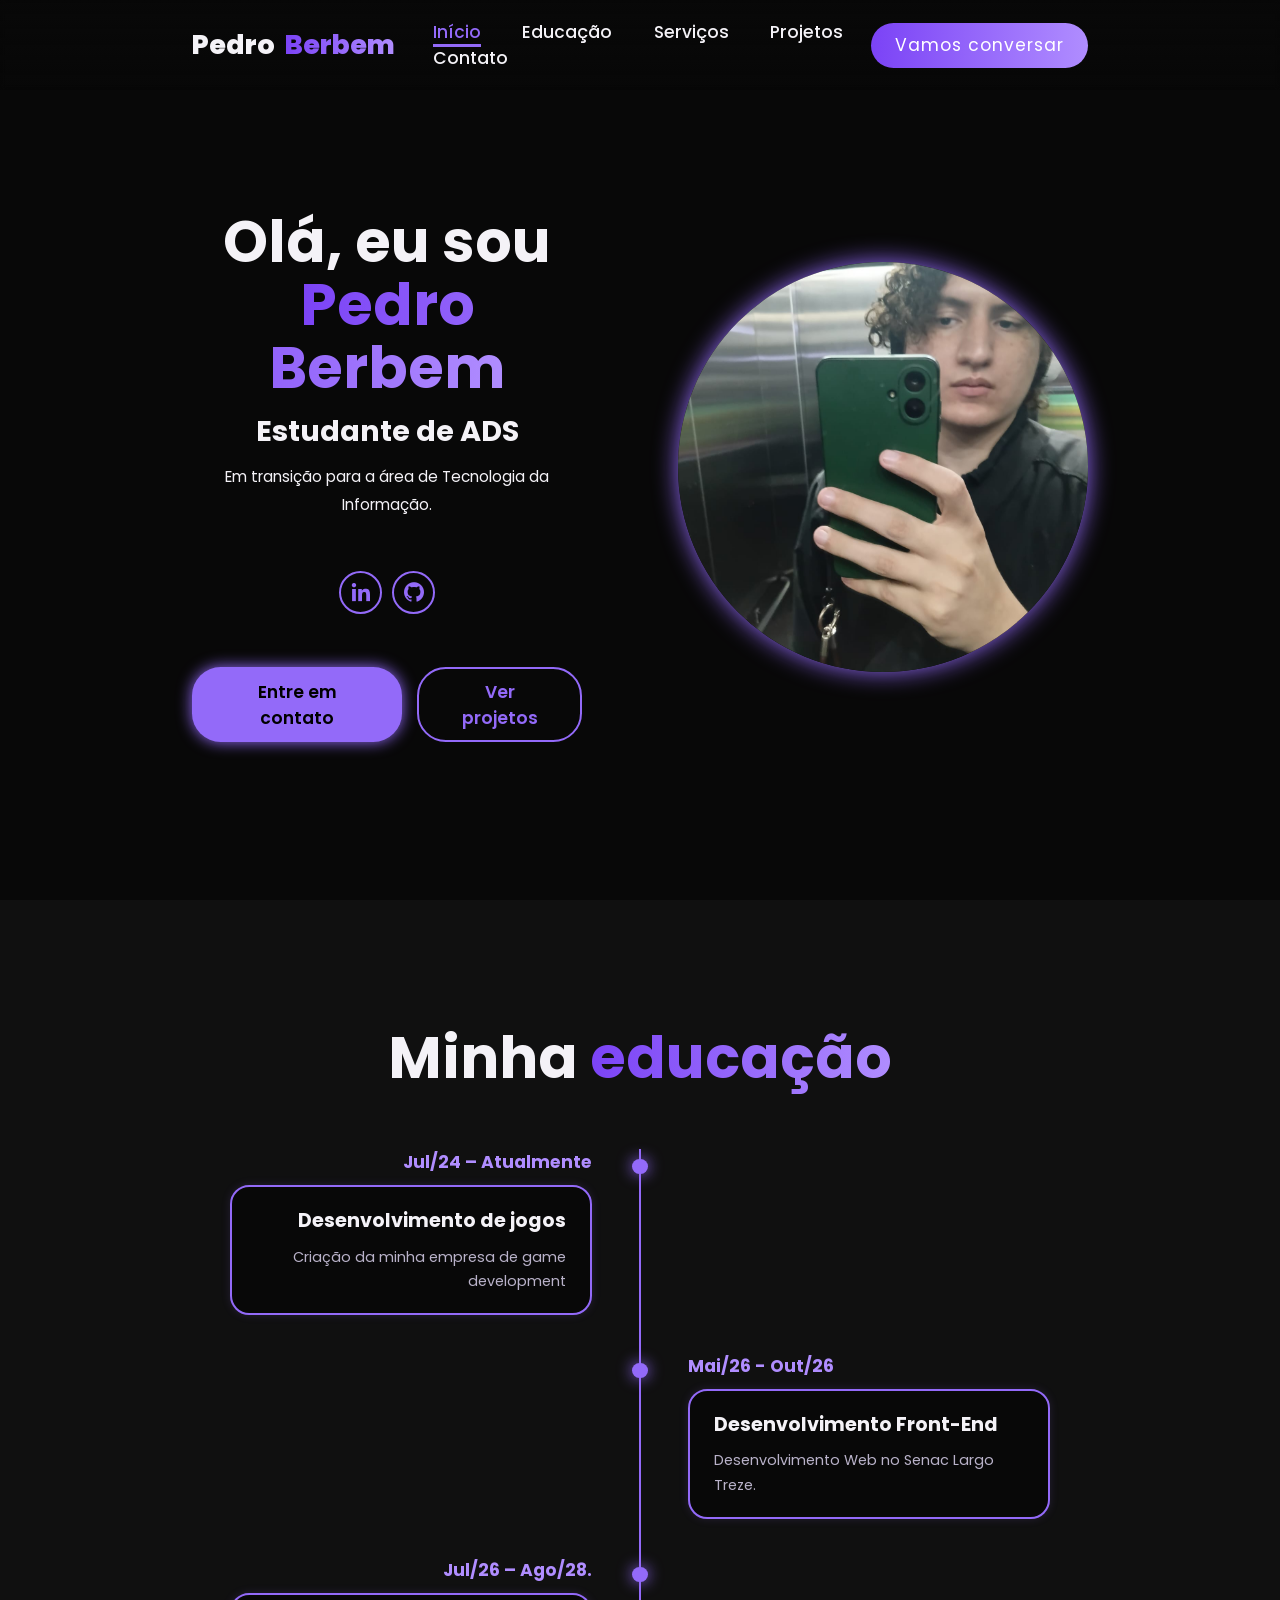
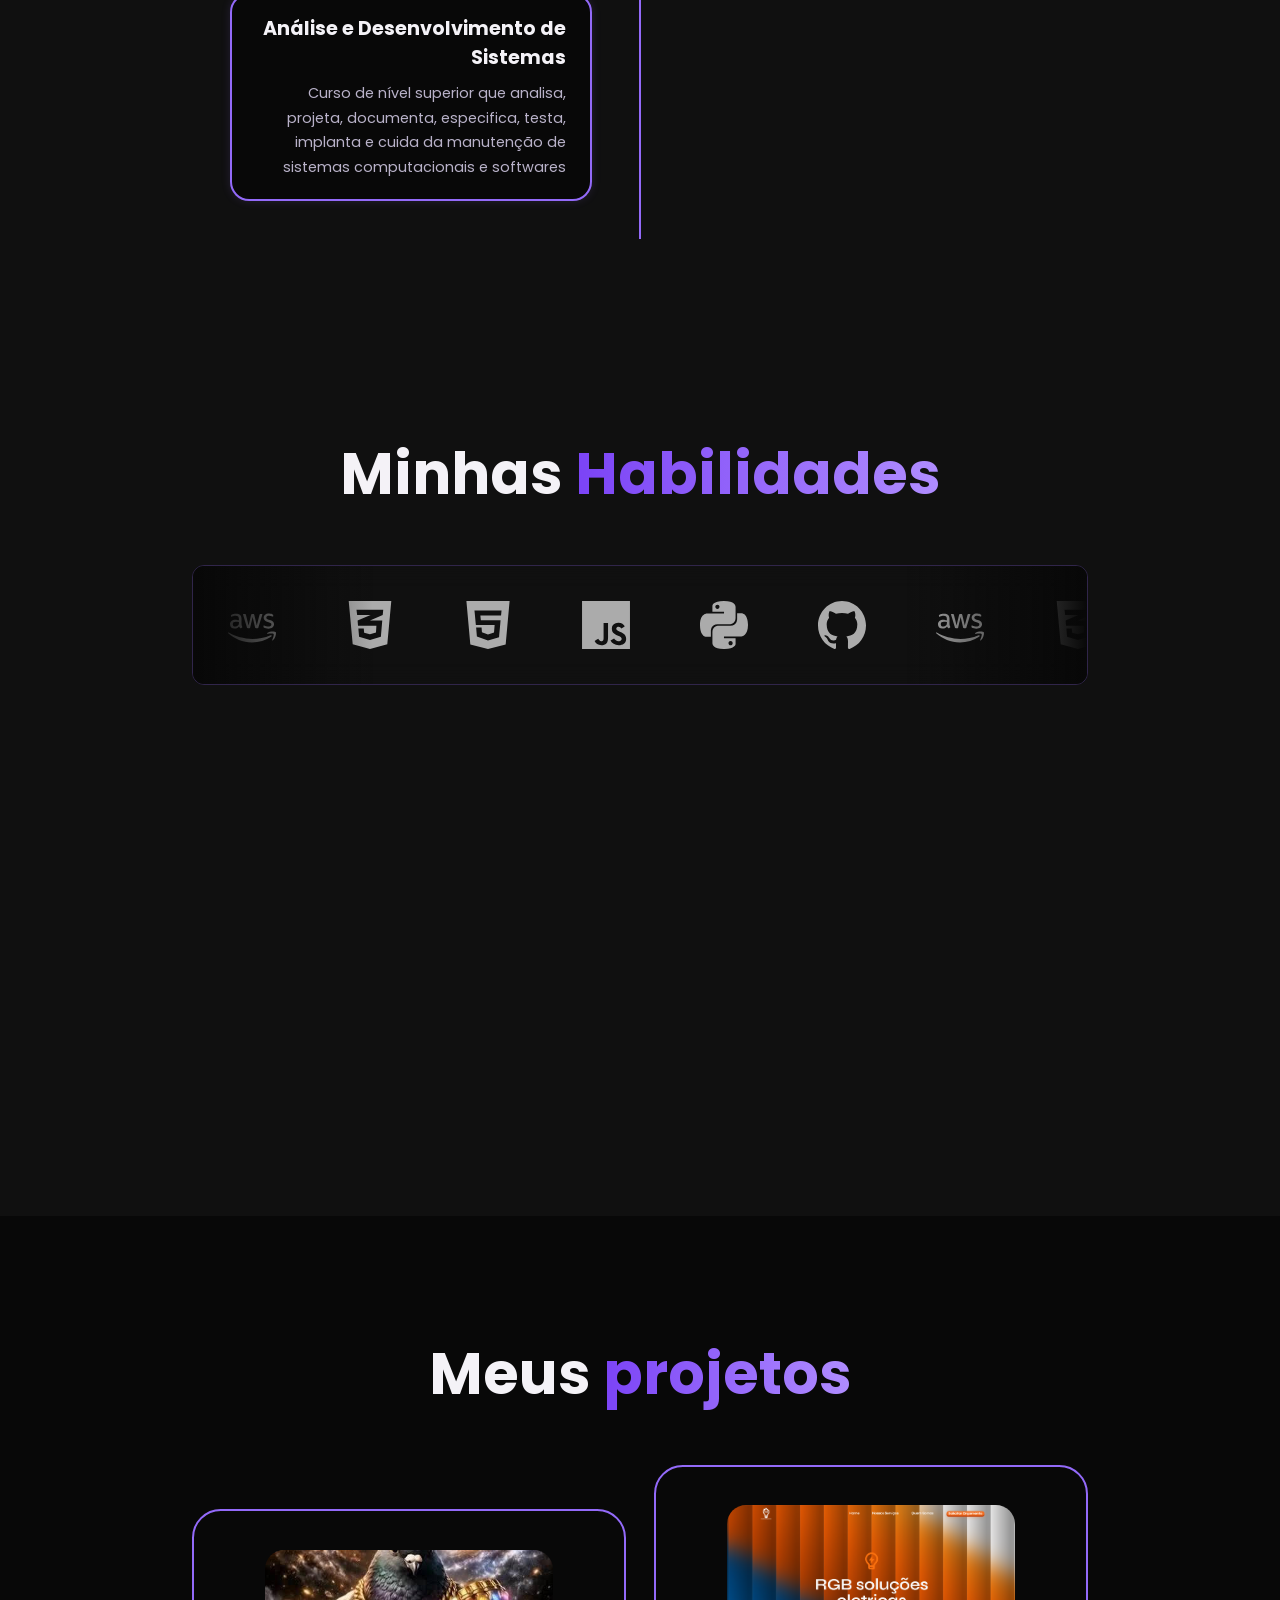
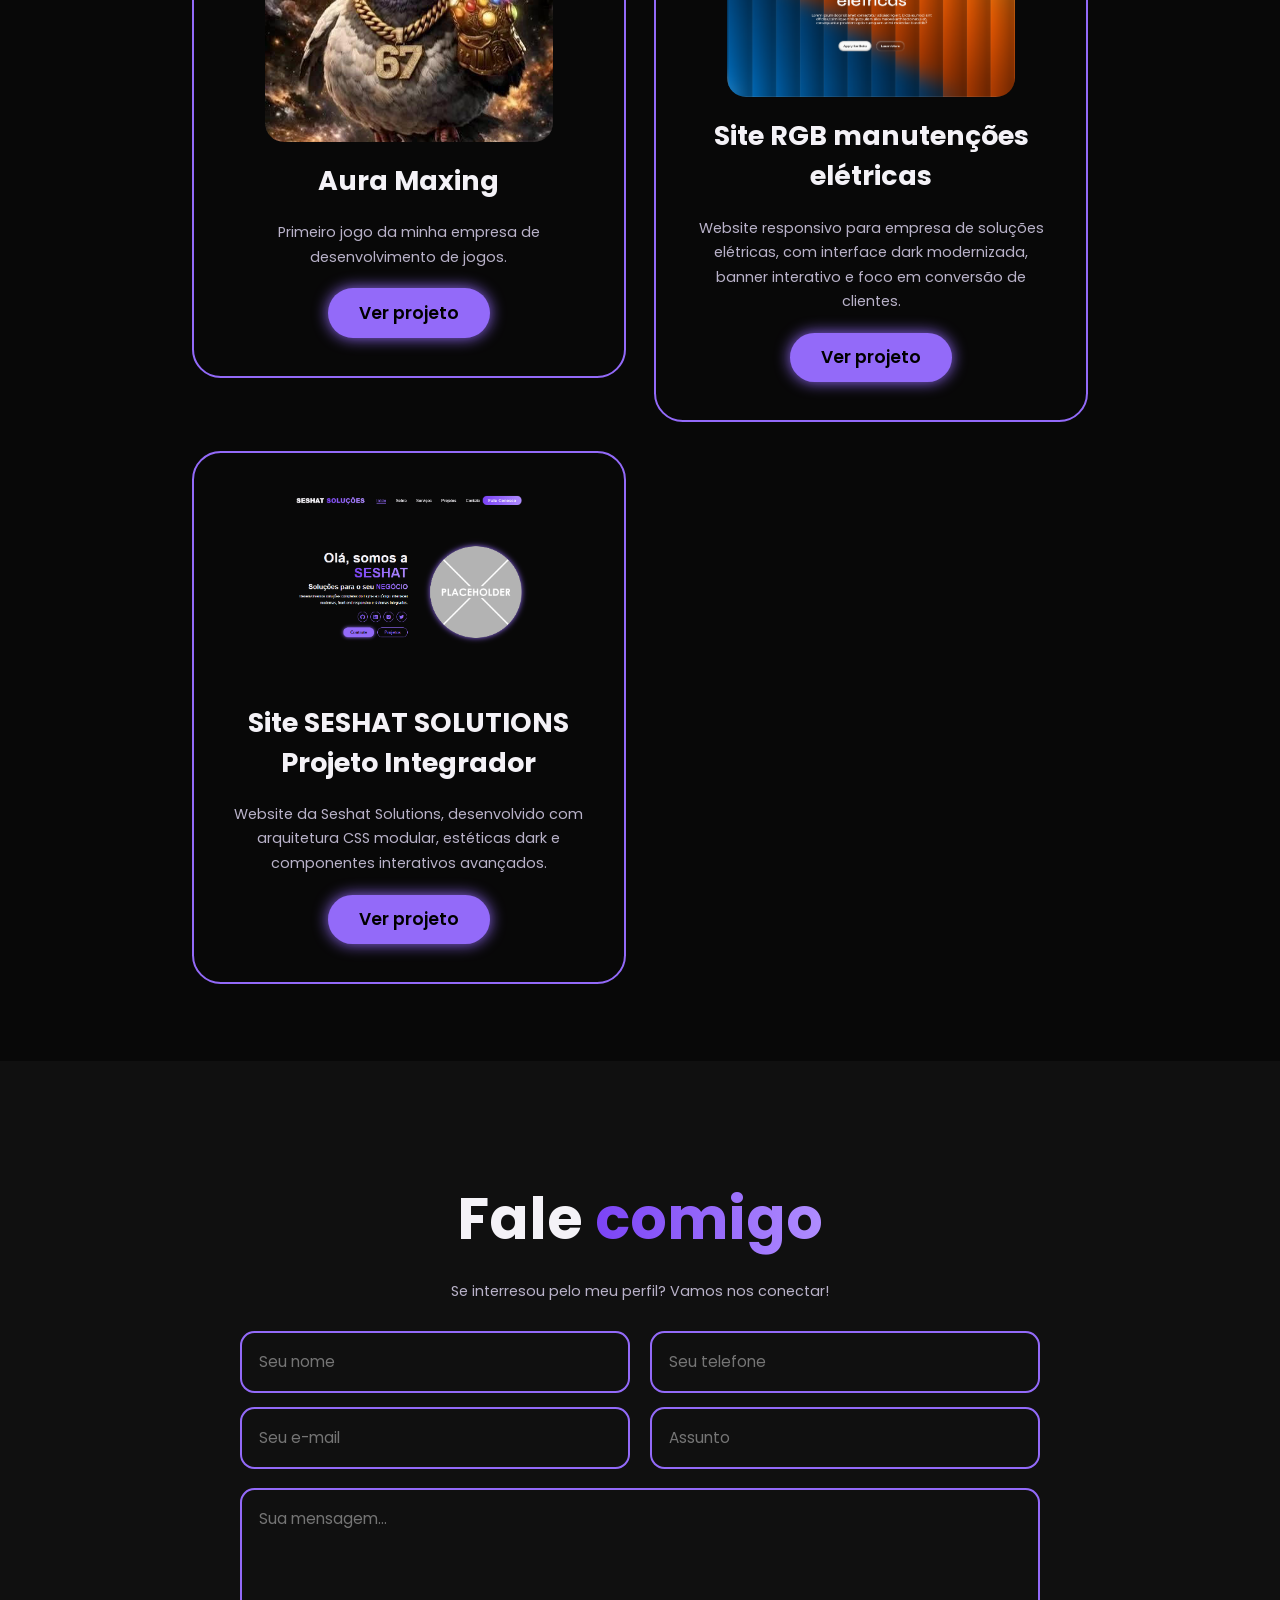
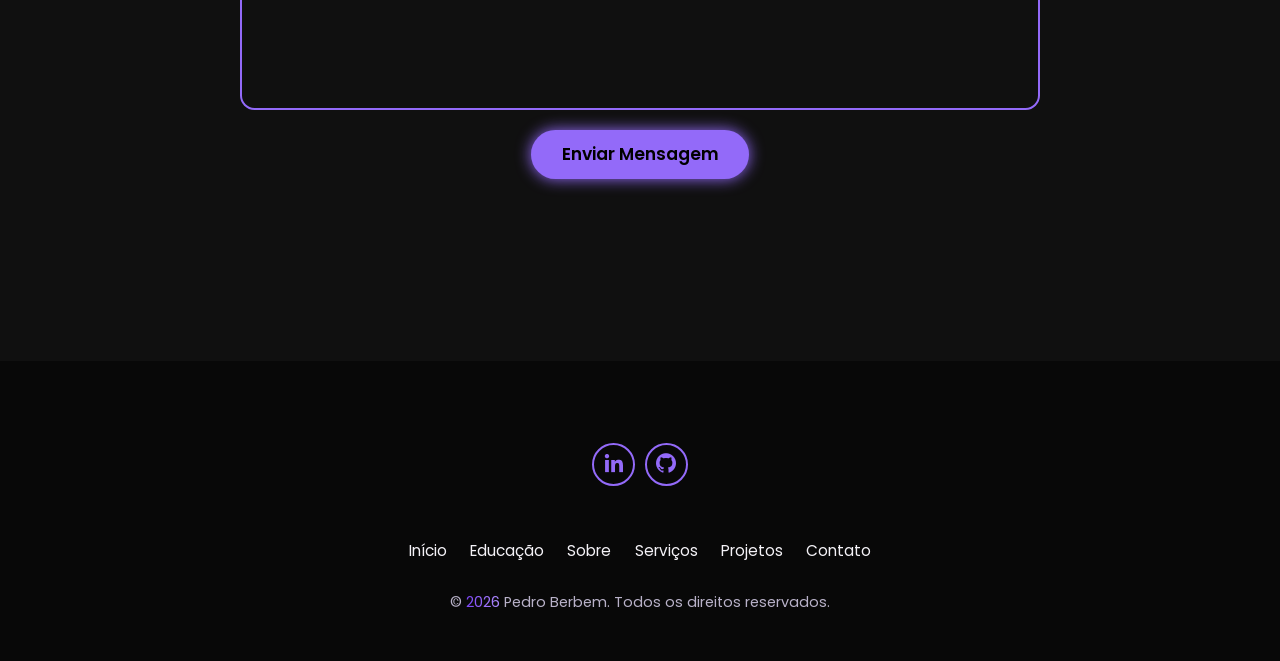
<file: integrantes.html/pb.html>
<!DOCTYPE html>
<html lang="pt-BR">

<head>
  <meta charset="UTF-8">
  <meta name="viewport" content="width=device-width, initial-scale=1.0">
  <meta name="theme-color" content="#080808">
  <meta name="description" content="Portfólio de Pedro Berbem.">
  <title>Portfólio | Pedro Berbem</title>

  <link rel="preconnect" href="https://fonts.googleapis.com">
  <link rel="preconnect" href="https://fonts.gstatic.com" crossorigin>
  <link href="https://fonts.googleapis.com/css2?family=Poppins:wght@400;500;600;700;800&display=swap" rel="stylesheet">
  <link href="https://unpkg.com/boxicons@2.1.4/css/boxicons.min.css" rel="stylesheet">
  <link rel="stylesheet" href="../CSS/geqp.css">
  <link rel="stylesheet" href="../CSS/style.css">
  <script src="../JS/geqp.js" defer></script>
</head>

<body>

  <header class="header">
    <a href="#home" class="logo">Pedro <span>Berbem</span></a>

    <i class="bx bx-menu" id="menu-icon" aria-label="Abrir menu" aria-expanded="false" role="button" tabindex="0"></i>

    <nav class="navbar" aria-label="Navegação principal">
      <a href="../index.html#home" class="active">Início</a>
      <a href="#education">Educação</a>
      <a href="#services">Serviços</a>
      <a href="#projects">Projetos</a>
      <a href="#contact">Contato</a>
    </nav>

    <a href="#contact" class="gradient-btn">Vamos conversar</a>
  </header>

  <main>
    <section class="home" id="home">
      <div class="home-content">
        <h1>Olá, eu sou <span>Pedro Berbem</span></h1>
        <h3 class="text-animation">Estudante de ADS</h3>
        <p>
          Em transição para a área de Tecnologia da Informação.</p>

        <div class="social-icons" aria-label="Redes sociais">
          <!-- Troque os # pelos endereços dos seus perfis. Remova os links que não usar. -->
          <a href="https://www.linkedin.com/in/pedroberbem/" aria-label="LinkedIn"><i class="bx bxl-linkedin"></i></a>
          <a href="https://github.com/pedroberbem" aria-label="GitHub"><i class="bx bxl-github"></i></a>
        </div>

        <div class="btn-group">
          <a href="#contact" class="btn">Entre em contato</a>
          <a href="#projects" class="btn">Ver projetos</a>
        </div>
      </div>

      <div class="home-img">
        <img src="../Imagens/pedrao.jpg" alt="Foto Henry Gabriel">
      </div>
    </section>

    <section class="education" id="education">
      <h2 class="heading">Minha <span>educação</span></h2>

      <div class="timeline-items">
        <article class="timeline-item">
          <div class="timeline-dot"></div>
          <div class="timeline-date">Jul/24 – Atualmente</div>
          <div class="timeline-content">
            <h3>Desenvolvimento de jogos</h3>
            <p>Criação da minha empresa de game development</p>
          </div>
        </article>

        <article class="timeline-item">
          <div class="timeline-dot"></div>
          <div class="timeline-date">Mai/26 - Out/26</div>
          <div class="timeline-content">
            <h3>Desenvolvimento Front-End</h3>
            <p>Desenvolvimento Web no Senac Largo Treze.</p>
          </div>
        </article>

        <article class="timeline-item">
          <div class="timeline-dot"></div>
          <div class="timeline-date">Jul/26 – Ago/28.</div>
          <div class="timeline-content">
            <h3>Análise e Desenvolvimento de Sistemas</h3>
            <p>Curso de nível superior que analisa, projeta, documenta, especifica, testa, implanta e cuida da
              manutenção de sistemas computacionais e softwares</p>
          </div>
        </article>
      </div>
    </section>


    <section class="services" id="services">
      <h2 class="heading">Minhas <span>Habilidades</span></h2>

      <div class="logos">
        <div class="logos-slide">
          <img src="../logos/aws-svgrepo-com.svg" />
          <img src="../logos/css3-02-svgrepo-com.svg" />
          <img src="../logos/html-124-svgrepo-com.svg" />
          <img src="../logos/js01-svgrepo-com.svg" />
          <img src="../logos/python-127-svgrepo-com.svg" />

          <img src="../logos/github-142-svgrepo-com.svg" alt="">

          <img src="../logos/aws-svgrepo-com.svg" />
          <img src="../logos/css3-02-svgrepo-com.svg" />
          <img src="../logos/html-124-svgrepo-com.svg" />
          <img src="../logos/js01-svgrepo-com.svg" />
          <img src="../logos/python-127-svgrepo-com.svg" />

          <img src="../logos/github-142-svgrepo-com.svg" alt="">
        </div>
      </div>
    </section>

    <section class="projects" id="projects">
      <h2 class="heading">Meus <span>projetos</span></h2>

      <div class="projects-box">
        <article class="project-card">
          <img src="../Imagens/67_pigeon_by_legendary67pact_dm2tovp-fullview.jpg" alt="Imagem do projeto 2">
          <h3>Aura Maxing</h3>
          <p>Primeiro jogo da minha empresa de desenvolvimento de jogos.</p>
          <a href="https://ardszsantos.itch.io/aura-maxing" class="btn">Ver projeto</a>
        </article>

        <article class="project-card">
          <img src="../Imagens/banner.PNG" alt="Imagem do projeto 2">
          <h3>Site RGB manutenções elétricas</h3>
          <p>Website responsivo para empresa de soluções elétricas, com interface dark modernizada, banner interativo e
            foco em conversão de clientes.</p>
          <a href="https://pedroberbem.github.io/TCC-Transformese/" class="btn">Ver projeto</a>
        </article>

        <article class="project-card">
          <img src="../Imagens/seshat.png" alt="Imagem do projeto 3">
          <h3>Site SESHAT SOLUTIONS Projeto Integrador</h3>
          <p>Website da Seshat Solutions, desenvolvido com arquitetura CSS modular, estéticas dark e
            componentes interativos avançados.</p>
          <a href="https://henrygabrielbarbosa46-star.github.io/SiteFrontEnd/" class="btn">Ver projeto</a>
        </article>

    </section>

    <section class="contact" id="contact">
      <h2 class="heading">Fale <span>comigo</span></h2>
      <p class="contact-note">Se interresou pelo meu perfil? Vamos nos conectar!</p>

      <form action="#">
        <div class="input-group">
          <div class="input-box">
            <input type="text" name="name" placeholder="Seu nome" autocomplete="name" required>
            <input type="email" name="email" placeholder="Seu e-mail" autocomplete="email" required>
          </div>

          <div class="input-box">
            <input type="tel" name="phone" placeholder="Seu telefone" autocomplete="tel">
            <input type="text" name="subject" placeholder="Assunto">
          </div>
        </div>

        <div class="input-group-2">
          <textarea name="mensagem" placeholder="Sua mensagem..." cols="30" rows="8" required></textarea>
          <input type="submit" value="Enviar Mensagem" class="btn">
        </div>

      </form>
    </section>
  </main>

  <footer class="footer">
    <div class="social-icons" aria-label="Redes sociais">
      <a href="https://www.linkedin.com/in/pedroberbem/" aria-label="LinkedIn"><i class="bx bxl-linkedin"></i></a>
      <a href="https://github.com/pedroberbem" aria-label="GitHub"><i class="bx bxl-github"></i></a>
    </div>

    <ul class="list">
      <li><a href="../index.html#home">Início</a></li>
      <li><a href="#education">Educação</a></li>
      <li><a href="#about">Sobre</a></li>
      <li><a href="#services">Serviços</a></li>
      <li><a href="#projects">Projetos</a></li>
      <li><a href="#contact">Contato</a></li>
    </ul>

    <p class="copyright">© <span id="year">2026</span> Pedro Berbem. Todos os direitos reservados.</p>
  </footer>
  <script>
    var copy = document.querySelector(".logos-slide").cloneNode(true);
    document.querySelector(".logos").appendChild(copy);
  </script>
  <script src="../JS/script.js"></script>
  <script src="https://vlibras.gov.br/app/vlibras-plugin.js"></script>
</body>

</html>
</file>
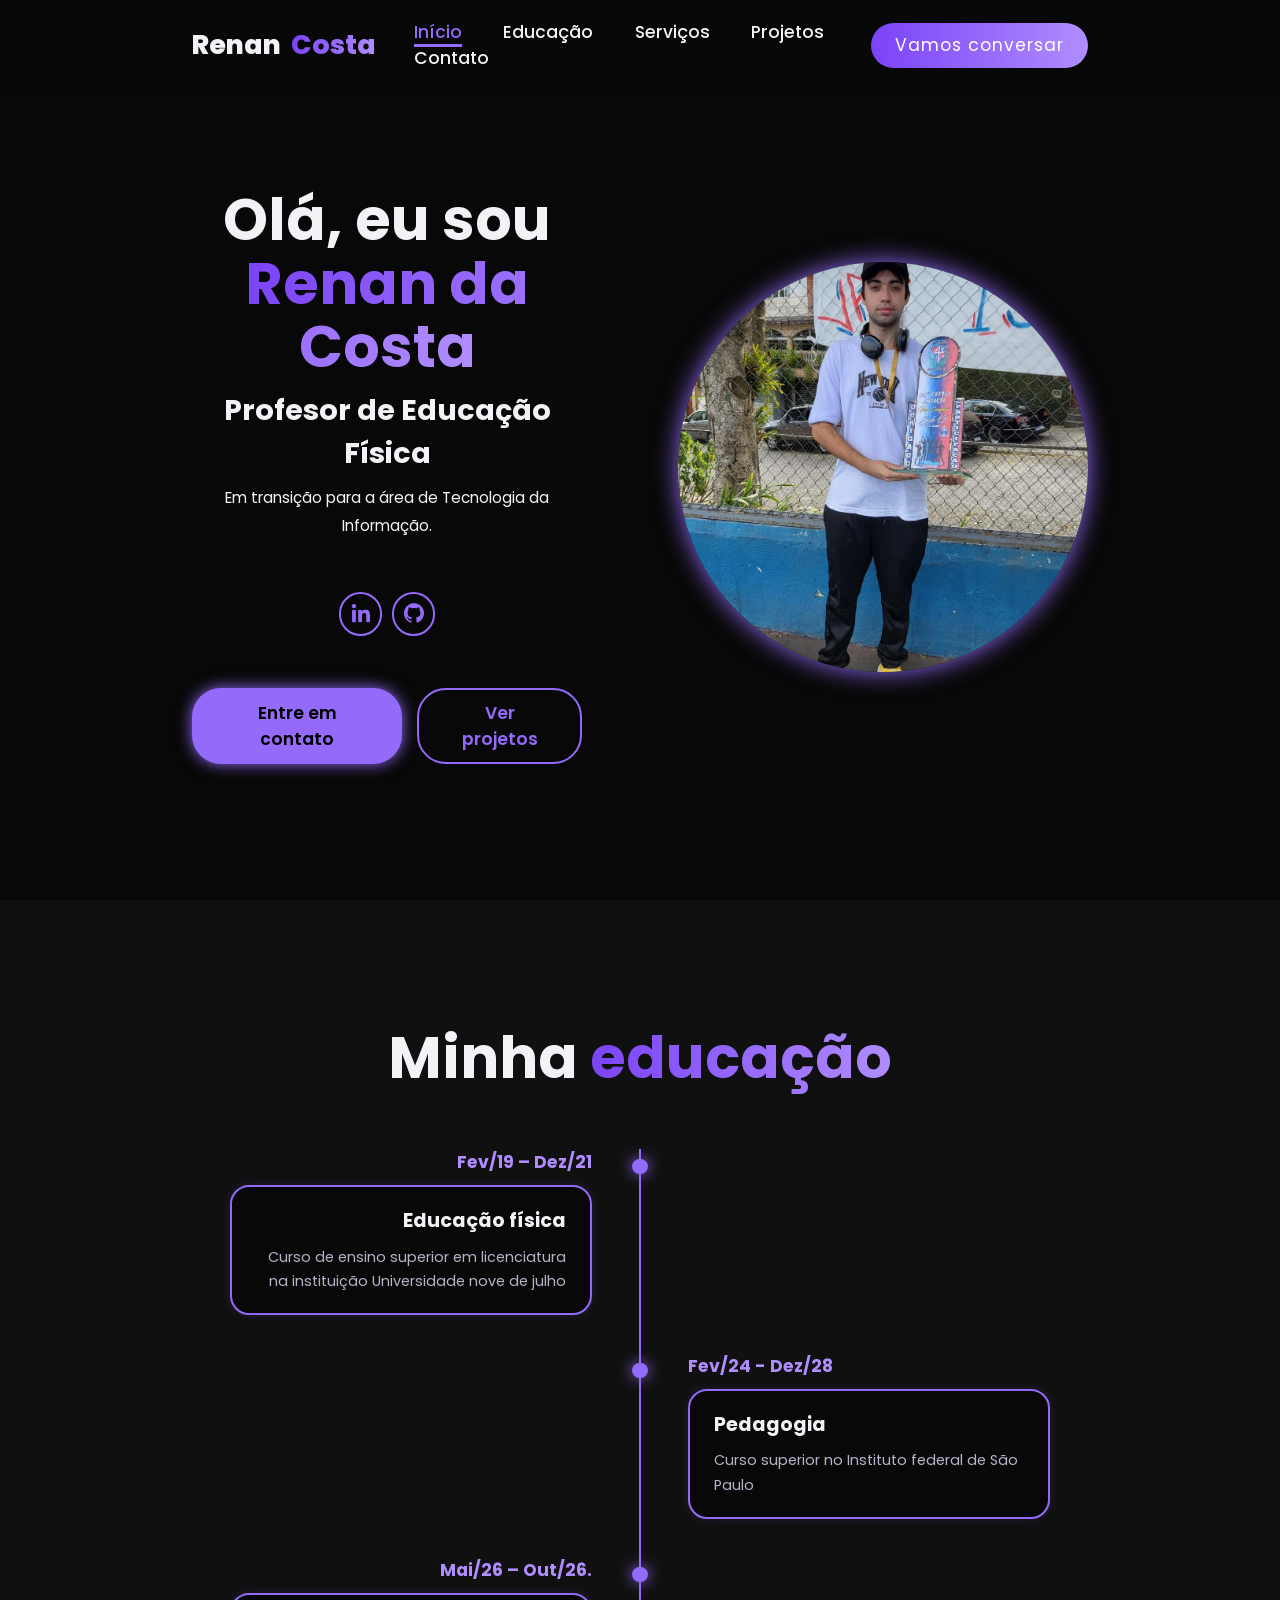
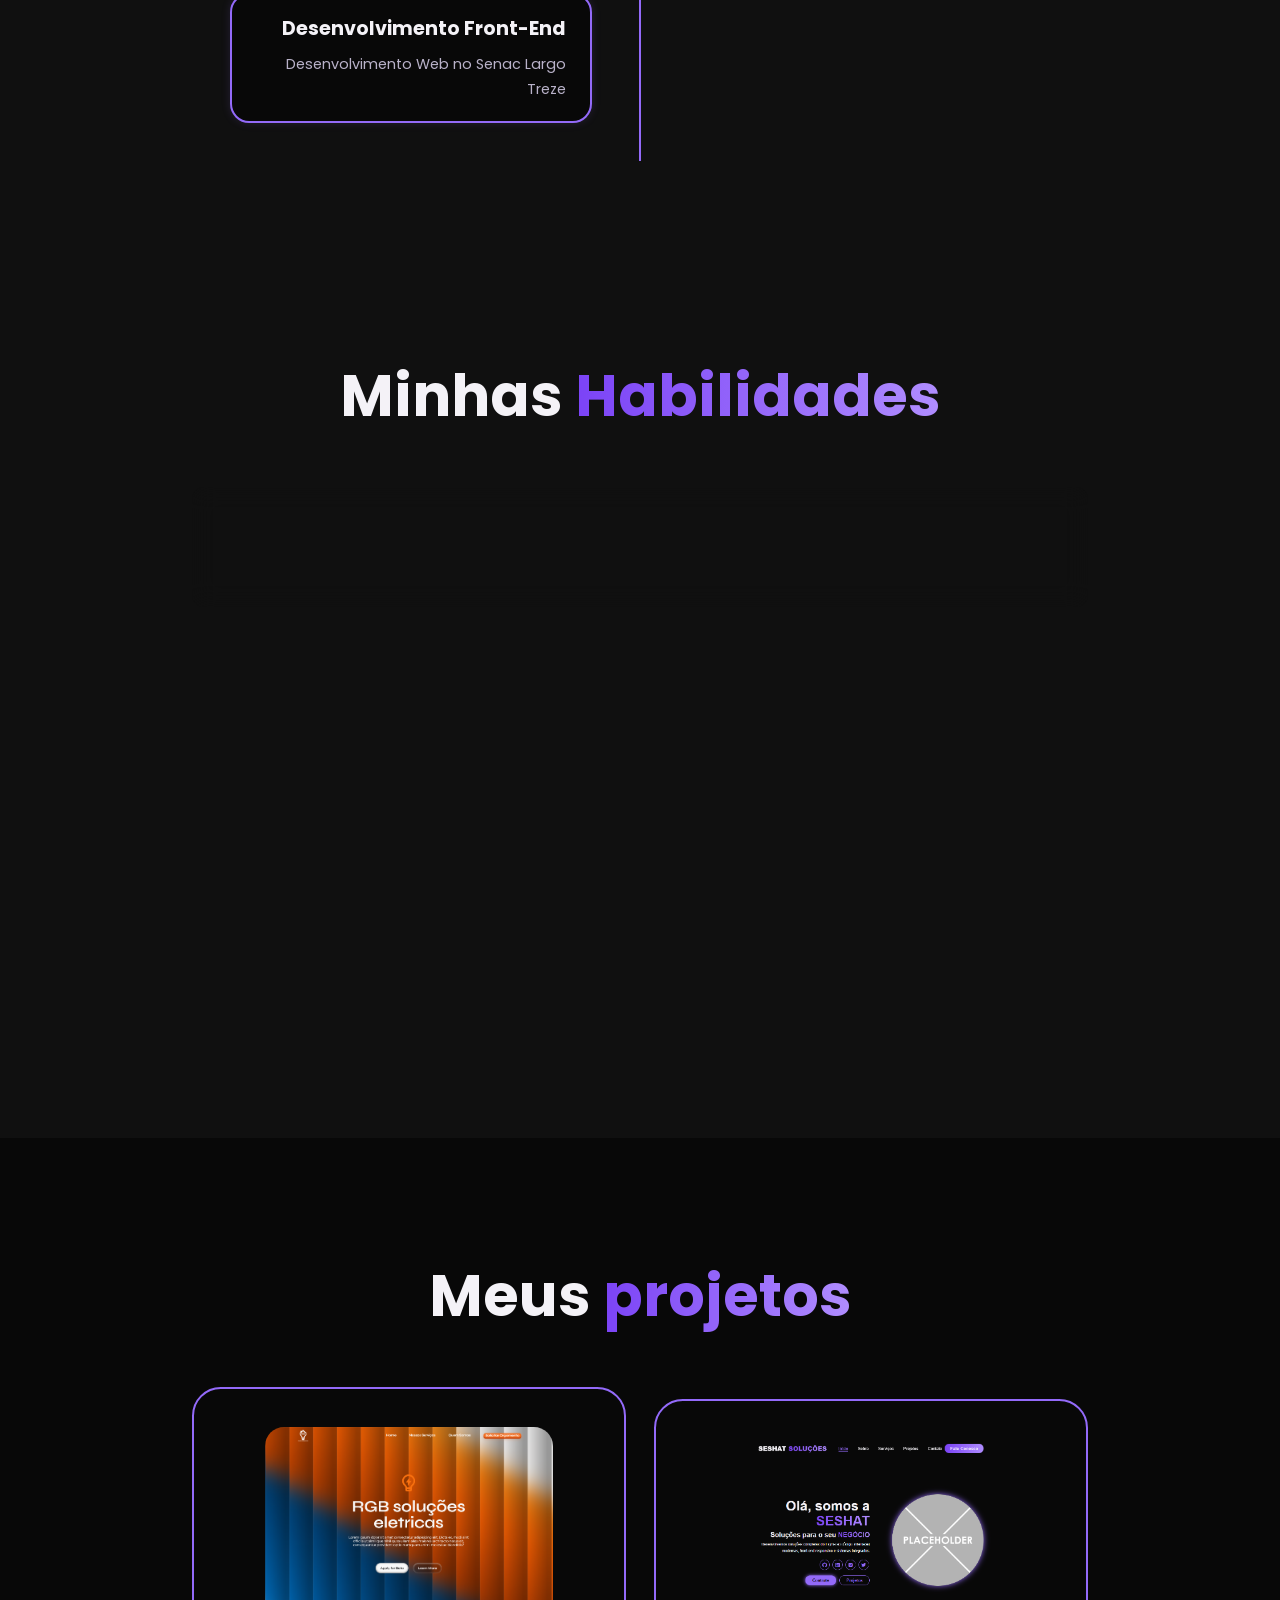
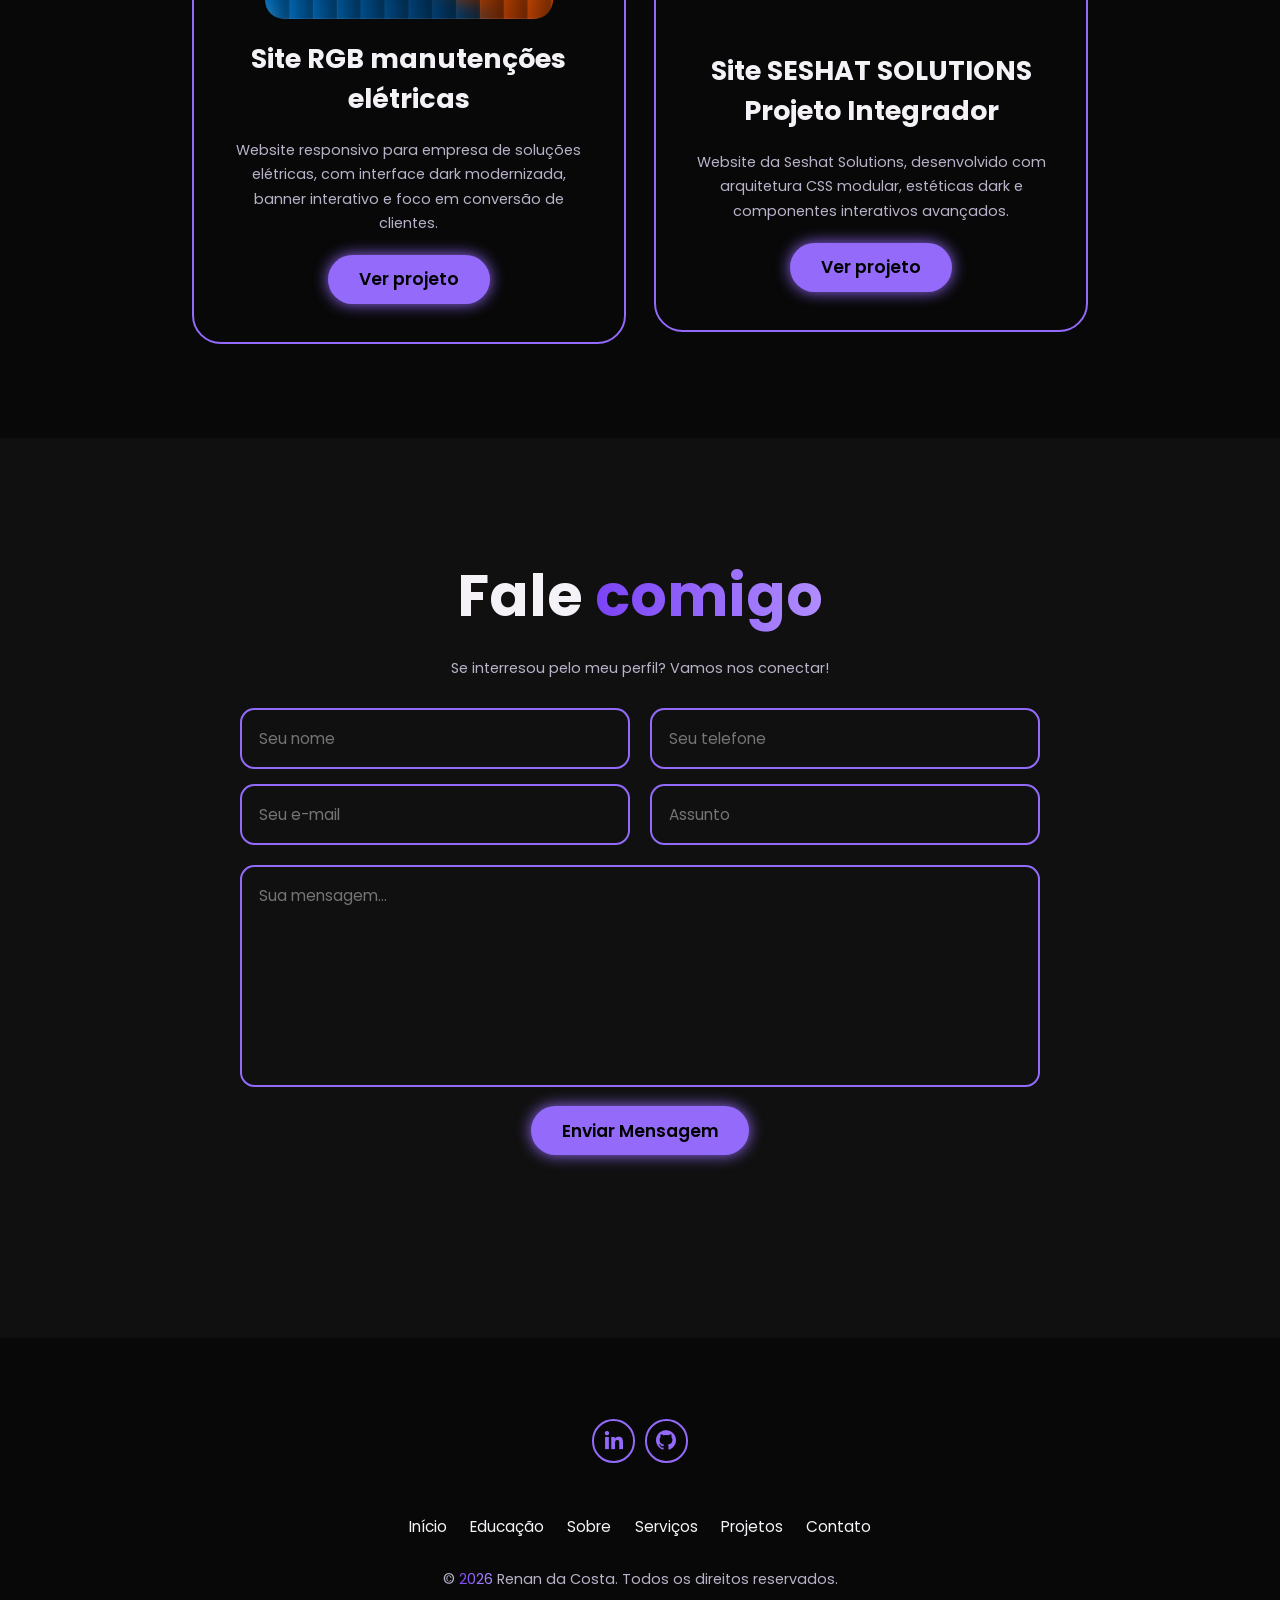
<file: integrantes.html/renan.html>
<!DOCTYPE html>
<html lang="pt-BR">
<head>
  <meta charset="UTF-8">
  <meta name="viewport" content="width=device-width, initial-scale=1.0">
  <meta name="theme-color" content="#080808">
  <meta name="description" content="Portfólio de Renan Costa.">
  <title>Portfólio | Renan Costa</title>

  <link rel="preconnect" href="https://fonts.googleapis.com">
  <link rel="preconnect" href="https://fonts.gstatic.com" crossorigin>
  <link href="https://fonts.googleapis.com/css2?family=Poppins:wght@400;500;600;700;800&display=swap" rel="stylesheet">
  <link href="https://unpkg.com/boxicons@2.1.4/css/boxicons.min.css" rel="stylesheet">
  <link rel="stylesheet" href="../CSS/geqp.css">
  <link rel="stylesheet" href="../CSS/style.css">
  <script src="../JS/geqp.js" defer></script>
</head>
<body>

  <header class="header">
    <a href="#home" class="logo">Renan <span>Costa</span></a>

    <i class="bx bx-menu" id="menu-icon" aria-label="Abrir menu" aria-expanded="false" role="button" tabindex="0"></i>

    <nav class="navbar" aria-label="Navegação principal">
      <a href="../index.html#home" class="active">Início</a>
      <a href="#education">Educação</a>
      <a href="#services">Serviços</a>
      <a href="#projects">Projetos</a>
      <a href="#contact">Contato</a>
    </nav>

    <a href="#contact" class="gradient-btn">Vamos conversar</a>
  </header>

  <main>
    <section class="home" id="home">
      <div class="home-content">
        <h1>Olá, eu sou <span>Renan da Costa</span></h1>
        <h3 class="text-animation">Profesor de Educação Física</h3>
        <p>Em transição para a área de Tecnologia da Informação.</p>

        <div class="social-icons" aria-label="Redes sociais">
          <!-- Troque os # pelos endereços dos seus perfis. Remova os links que não usar. -->
          <a href="https://www.linkedin.com/in/renan-andrade-45b38a305/" aria-label="LinkedIn"><i
              class="bx bxl-linkedin"></i></a>
          <a href="https://github.com/nananpausaplay-boop" aria-label="GitHub"><i class="bx bxl-github"></i></a>
        </div>

        <div class="btn-group">
          <a href="#contact" class="btn">Entre em contato</a>
          <a href="#projects" class="btn">Ver projetos</a>
        </div>
      </div>

      <div class="home-img">
        <img src="../Imagens/renanzad.jpg" alt="Foto Henry Gabriel">
      </div>
    </section>

    <section class="education" id="education">
      <h2 class="heading">Minha <span>educação</span></h2>

      <div class="timeline-items">
        <article class="timeline-item">
          <div class="timeline-dot"></div>
          <div class="timeline-date">Fev/19 – Dez/21</div>
          <div class="timeline-content">
            <h3>Educação física </h3>
            <p> Curso de ensino superior em licenciatura na instituição Universidade nove de julho</p>
          </div>
        </article>

        <article class="timeline-item">
          <div class="timeline-dot"></div>
          <div class="timeline-date">Fev/24 - Dez/28</div>
          <div class="timeline-content">
            <h3>Pedagogia </h3>
            <p>Curso superior no Instituto federal de São Paulo</p>
          </div>
        </article>

        <article class="timeline-item">
          <div class="timeline-dot"></div>
          <div class="timeline-date">Mai/26 – Out/26.</div>
          <div class="timeline-content">
            <h3>Desenvolvimento Front-End</h3>
            <p>Desenvolvimento Web no Senac Largo Treze</p>
          </div>
        </article>
      </div>
    </section>


    <section class="services" id="services">
      <h2 class="heading">Minhas <span>Habilidades</span></h2>

      <div class="logos">
        <div class="logos-slide">
          
          <img src="../logos/css3-02-svgrepo-com.svg" />
          <img src="../logos/html-124-svgrepo-com.svg" />
          <img src="../logos/js01-svgrepo-com.svg" />
          <img src="../logos/github-142-svgrepo-com.svg" alt="">

          
          <img src="../logos/css3-02-svgrepo-com.svg" />
          <img src="../logos/html-124-svgrepo-com.svg" />
          <img src="../logos/js01-svgrepo-com.svg" />
          <img src="../logos/github-142-svgrepo-com.svg" alt="">
        </div>
      </div>
    </section>

    <section class="projects" id="projects">
      <h2 class="heading">Meus <span>projetos</span></h2>

      <div class="projects-box">

        <article class="project-card">
          <img src="../Imagens/banner.PNG" alt="Imagem do projeto 2">
          <h3>Site RGB manutenções elétricas</h3>
          <p>Website responsivo para empresa de soluções elétricas, com interface dark modernizada, banner interativo e
            foco em conversão de clientes.</p>
          <a href="https://pedroberbem.github.io/TCC-Transformese/" class="btn">Ver projeto</a>
        </article>

        <article class="project-card">
          <img src="../Imagens/seshat.png" alt="Imagem do projeto 3">
          <h3>Site SESHAT SOLUTIONS Projeto Integrador</h3>
          <p>Website da Seshat Solutions, desenvolvido com arquitetura CSS modular, estéticas dark e
            componentes interativos avançados.</p>
          <a href="https://henrygabrielbarbosa46-star.github.io/SiteFrontEnd/" class="btn">Ver projeto</a>
        </article>

    </section>

    <section class="contact" id="contact">
      <h2 class="heading">Fale <span>comigo</span></h2>
      <p class="contact-note">Se interresou pelo meu perfil? Vamos nos conectar!</p>

      <form action="#">
        <div class="input-group">
          <div class="input-box">
            <input type="text" name="name" placeholder="Seu nome" autocomplete="name" required>
            <input type="email" name="email" placeholder="Seu e-mail" autocomplete="email" required>
          </div>

          <div class="input-box">
            <input type="tel" name="phone" placeholder="Seu telefone" autocomplete="tel">
            <input type="text" name="subject" placeholder="Assunto">
          </div>
        </div>

        <div class="input-group-2">
          <textarea name="mensagem" placeholder="Sua mensagem..." cols="30" rows="8" required></textarea>
          <input type="submit" value="Enviar Mensagem" class="btn">
        </div>

      </form>
    </section>
  </main>

  <footer class="footer">
    <div class="social-icons" aria-label="Redes sociais">
      <a href="https://www.linkedin.com/in/renan-andrade-45b38a305/" aria-label="LinkedIn"><i class="bx bxl-linkedin"></i></a>
      <a href="https://github.com/nananpausaplay-boop" aria-label="GitHub"><i class="bx bxl-github"></i></a>
    </div>

    <ul class="list">
      <li><a href="../index.html#home">Início</a></li>
      <li><a href="#education">Educação</a></li>
      <li><a href="#about">Sobre</a></li>
      <li><a href="#services">Serviços</a></li>
      <li><a href="#projects">Projetos</a></li>
      <li><a href="#contact">Contato</a></li>
    </ul>

    <p class="copyright">© <span id="year">2026</span> Renan da Costa. Todos os direitos reservados.</p>
  </footer>
  <script>
    var copy = document.querySelector(".logos-slide").cloneNode(true);
    document.querySelector(".logos").appendChild(copy);
  </script>
  <script src="../JS/script.js"></script>
  <script src="https://vlibras.gov.br/app/vlibras-plugin.js"></script>
</body>
</html>
</file>
<file: CSS/style.css>
* {
    margin: 0;
    padding: 0;
    box-sizing: border-box;
    text-decoration: none;
    scroll-behavior: smooth;
    font-family: "Poppins", sans-serif;
}

:root {
    --bg-color: #080808;
    --second-bg-color: #101010;
    --text-color: #ffffff;
    --main-color: #936af9;
    --main-color-gradient: linear-gradient(270deg, #b08dff 0%, #7b43f6 100%);

    /* Cores Principais */
    --first-color: #936af9;
    --first-color-light: #b59aff;

    /* Textos */
    --text-color: #f4f2f7;
    --text-color-light: #dedbe4;

    /* Cards e Glassmorphism */
    --card-bg-start: rgba(20, 20, 26, 0.85);
    --card-bg-end: rgba(55, 35, 95, 0.4);
    --card-border: rgba(147, 106, 249, 0.3);
    --card-shadow: rgba(147, 106, 249, 0.25);
}

html {
    font-size: 60%;
    overflow-x: hidden;
}

body {
    background-color: var(--bg-color);
    color: var(--text-color);
}

.header {
    position: fixed;
    width: 100%;
    top: 0;
    left: 0;
    padding: 2rem 15%;
    background: linear-gradient(180deg, rgba(8, 8, 8, 0.75) 0%, transparent 100%);
    backdrop-filter: blur(3px);
    display: flex;
    justify-content: space-between;
    align-items: center;
    z-index: 1000;
    transition: 0.3s ease-in-out;
}

#menu-icon {
    font-size: 3.5rem;
    color: var(--main-color);
    display: none;
    cursor: pointer;
}

.logo {
    display: flex;
    align-items: center;
    gap: 1rem;
    font-size: 2.8rem;
    color: var(--text-color);
    font-weight: 800;
    cursor: pointer;
    transition: 0.3s ease-in-out;
}

.logo:hover {
    transform: scale(1.05);
}

span {
    background: var(--main-color-gradient);
    -webkit-background-clip: text;
    background-clip: text;
    color: transparent;
}

.navbar a {
    font-size: 1.8rem;
    color: var(--text-color);
    margin-left: 4rem;
    font-weight: 500;
    transition: 0.3s ease-in-out;
    border-bottom: 3px solid transparent;
}

.navbar a:hover,
.navbar a.active {
    color: var(--main-color);
    border-bottom: 3px solid var(--main-color);
}

.gradient-btn {
    font-size: 1.8rem;
    padding: 1rem 2.5rem;
    border-radius: 3rem;
    background: var(--main-color-gradient);
    letter-spacing: 1px;
    cursor: pointer;
    transition: 0.3s ease-in-out;
    color: white;
    border: none;
    white-space: nowrap;
    display: inline-block;
}

.gradient-btn:hover {
    transform: scale(1.05);
    box-shadow: 0 0 15px rgba(147, 106, 249, 0.6);
}

section {
    min-height: 100vh;
    padding: 12rem 15% 8rem;
}

.home {
    position: relative;
    width: 100%;
    min-height: 100vh;
    overflow: hidden;
    display: flex;
    align-items: center;
    justify-content: center;
    gap: 10rem;
    
}

.bg-video{
    position: absolute;
    top: 0;
    left: 0;
    width: 100%;
    height: 100%;
    object-fit: cover;
    z-index: -2;
    
}

.home::before {
    content: '';
    position: absolute;
    top: 0;
    left: 0;
    width: 100%;
    height: 100%;
    background: linear-gradient(180deg, rgba(8, 8, 8, 0.7) 0%, rgba(8, 8, 8, 0.4) 50%, rgba(8, 8, 8, 0.85) 100%);
    z-index: -1;
}

.home-content {
    position: relative;
    z-index: 1;
    display: flex;
    flex-direction: column;
    align-items: center;
    text-align: center;
    max-width: 800px;
}



.home-content h1 {
    font-size: 6rem;
    font-weight: 700;
    margin-top: 1.5rem;
    line-height: 1.1;
}

.home-content h3 {
    margin: 1rem 0;
    font-size: 3rem;
}

.home-content p {
    font-size: 1.6rem;
    font-weight: 400;
    line-height: 1.8;
}


.about-img img {
    width: 28vw;
    border-radius: 50%;
    box-shadow: 0 0 25px var(--main-color);
    transition: 0.4s ease-in-out;
}

.home-img img:hover,
.about-img img:hover {
    box-shadow: 0 0 25px var(--main-color),
        0 0 50px var(--main-color);
}

.social-icons a {
    display: inline-flex;
    justify-content: center;
    align-items: center;
    font-size: 2.5rem;
    width: 4.5rem;
    height: 4.5rem;
    background: transparent;
    border: 2px solid var(--main-color);
    border-radius: 50%;
    color: var(--main-color);
    margin: 2.5rem 0.5rem;
    transition: 0.3s ease-in-out;
}

.social-icons a:hover {
    color: white;
    background-color: var(--main-color);
    transform: scale(1.15);
}

.btn-group {
    display: flex;
    gap: 1.5rem;
}

.btn {
    display: inline-block;
    padding: 1rem 3rem;
    background-color: var(--main-color);
    box-shadow: 0 0 15px var(--main-color);
    border-radius: 3rem;
    font-size: 1.8rem;
    color: black;
    border: 2px solid transparent;
    font-weight: 600;
    transition: 0.3s ease-in-out;
    cursor: pointer;
}

.btn:hover {
    transform: scale(1.05);
    box-shadow: 0 0 25px var(--main-color);
}

.btn-group a:nth-of-type(2) {
    background-color: transparent;
    color: var(--main-color);
    border: 2px solid var(--main-color);
    box-shadow: none;
}

.btn-group a:nth-of-type(2):hover {
    box-shadow: 0 0 25px var(--main-color);
    background-color: var(--main-color);
    color: black;
}

.about {
    display: flex;
    justify-content: center;
    align-items: center;
    gap: 3.5rem;
    padding: 4rem 2rem;
    background: var(--second-bg-color);
}



.about-content h2 {
    font-size: 4rem;
    text-align: left;
}

.about-content p {
    font-size: 1.6rem;
    line-height: 1.8;
    margin: 2rem 0;
}

.about__text {
    color: var(--text-color-light);
    font-size: 1.05rem;
    line-height: 1.5;
    margin-bottom: 0.8rem;
}

.about__mini-cards {
    display: flex;
    gap: 1.5rem;
    margin-top: 2.5rem;
    width: 100%;
}

.mini-card {
    flex: 1;
    padding: 2.2rem 1.5rem;
    min-height: 220px;
    display: flex;
    flex-direction: column;
    align-items: center;
    justify-content: center;
    text-align: center;
    background: linear-gradient(135deg, var(--card-bg-start), var(--card-bg-end));
    border: 1px solid var(--card-border);
    border-radius: 0.75rem;
    backdrop-filter: blur(8px);
    -webkit-backdrop-filter: blur(8px);
    transition: transform 0.3s ease, border-color 0.3s ease, box-shadow 0.3s ease;
    cursor: pointer;
}

.mini-card:hover {
    transform: translateY(-5px);
    border-color: var(--first-color);
    box-shadow: 0 8px 20px var(--card-shadow);
}

.mini-card h3 {
    color: var(--first-color-light);
    font-size: 2rem;
    margin-bottom: 0.2rem;
    transition: transform 0.3s ease;
}

.mini-card p {
    color: var(--text-color);
    font-size: 1.5rem;
    line-height: 1.35;
    max-height: 0;
    opacity: 0;
    overflow: hidden;
    transition: max-height 0.3s ease, opacity 0.3s ease, margin 0.3s ease;
}

.mini-card:hover h3{
    transform: translateY(-2px);
}

.mini-card:hover p{
    max-height: 6rem;
    margin-top: 0.35rem;
    opacity: 1;
}

@media (max-width: 1024px) {
  .about {
    flex-direction: column;
    align-items: center;
    text-align: center;
    gap: 2.5rem;
    padding: 3rem 1.5rem;
  }

  .about-content,
  .about__content {
    width: 100%;
  }

  .about-content h2 {
    text-align: center;
    font-size: 3rem;
  }

  .about__mini-cards {
    flex-direction: column;
    width: 100%;
    gap: 1.2rem;
  }

  .mini-card {
    width: 100%;
    min-height: auto;
    padding: 1.5rem 1.25rem;
  }

  .mini-card p {
    max-height: 10rem;
    opacity: 1;
    margin-top: 0.5rem;
  }
}

.heading {
    text-align: center;
    font-size: 6rem;
    margin-bottom: 5rem;
}

.services {
    background-color: var(--second-bg-color);
}

.services-container {
    display: grid;
    grid-template-columns: repeat(auto-fit, minmax(280px, 1fr));
    gap: 2.5rem;
}

.service-box {
    display: flex;
    justify-content: center;
    align-items: center;
    background-color: var(--main-color);
    color: black;
    min-height: 380px;
    border-radius: 3rem;
    cursor: pointer;
    border: 3px solid transparent;
    transition: 0.4s ease-in-out;
}

.service-box:hover {
    background: var(--second-bg-color);
    color: var(--text-color);
    border: 3px solid var(--main-color);
    transform: translateY(-5px);
}

.service-info {
    display: flex;
    flex-direction: column;
    text-align: center;
    align-items: center;
    padding: 3rem 2rem;
}

.service-info i {
    font-size: 7rem;
    margin-bottom: 1rem;
}

.service-info h4 {
    font-size: 2.8rem;
    margin: 1rem 0;
}

.service-info p {
    font-size: 1.4rem;
    font-weight: 500;
    line-height: 1.6;
}

.projects {
    background-color: var(--bg-color);
}

.projects-box {
    display: grid;
    grid-template-columns: repeat(auto-fit, minmax(300px, 1fr));
    gap: 3rem;
}

.projects-card {
    display: flex;
    flex-direction: column;
    align-items: center;
    text-align: center;
    background-color: var(--bg-color);
    border: 2px solid var(--main-color);
    border-radius: 3rem;
    gap: 1.5rem;
    padding: 3rem 2rem;
    transition: 0.3s ease;
}

.projects-card:hover {
    box-shadow: 0 0 25px var(--main-color);
    transform: translateY(-5px);
}

.projects-card img {
    width: 100%;
    max-width: 280px;
    border-radius: 1.5rem;
    object-fit: cover;
}

.projects-card h3 {
    font-size: 2.5rem;
}

.projects-card p {
    font-size: 1.4rem;
    line-height: 1.6;
}

.contact {
    background-color: var(--second-bg-color);
}

.contact form {
    max-width: 800px;
    margin: 0 auto;
    display: flex;
    flex-direction: column;
    gap: 2rem;
}

.contact form .input-group {
    display: flex;
    flex-wrap: wrap;
    gap: 2rem;
}

.contact form .input-box {
    flex: 1 1 45%;
    display: flex;
    flex-direction: column;
    gap: 1.5rem;
}

.contact form .input-box input,
.contact form textarea {
    width: 100%;
    padding: 1.8rem;
    font-size: 1.6rem;
    color: var(--text-color);
    background-color: var(--second-bg-color);
    border-radius: 1.5rem;
    border: 2px solid var(--main-color);
    outline: none;
}

.contact form textarea {
    resize: none;
}

.contact form .input-group-2 {
    display: flex;
    flex-direction: column;
    align-items: center;
    gap: 2rem;
}


/*FOOTER*/

.footer-container {
    width: 100%;
    background: radial-gradient(ellipse at top, #161026 0%, var(--bg-color) 100%);
    padding-top: 4rem;
    border-top: 1px solid rgba(147, 106, 249, 0.2);
}

.footer-content {
    max-width: 1200px;
    margin: 0 auto;
    display: flex;
    justify-content: space-between;
    gap: 40px;
    flex-wrap: wrap;
    padding: 0px 20px 20px 20px;
}

.footer-content h4 {
    font-size: 1.8rem;
    font-weight: 700;
    margin-bottom: 18px;
    letter-spacing: 1px;
    color: var(--main-color);
}

.footer-brand,
.footer-nav,
.footer-services,
.footer-contact {
    max-width: 250px;
    display: flex;
    flex-direction: column;
}

.footer-brand p,
.footer-content p {
    color: rgba(255, 255, 255, 0.75);
    font-size: 1.5rem;
    line-height: 1.6;
    margin-top: 5px;
}

.footer-nav a,
.footer-services a {
    color: rgba(255, 255, 255, 0.85);
    text-decoration: none;
    font-size: 1.5rem;
    margin-bottom: 10px;
    transition: all 0.2s ease;
    display: inline-block;
}

.footer-nav a:hover,
.footer-services a:hover {
    color: var(--main-color);
    transform: translateX(4px);
}

.footer-grid {
    position: relative;
    height: 160px;
    display: flex;
    align-items: center;
    justify-content: center;
    overflow: hidden;
    margin-top: 30px;
    background-image: radial-gradient(rgba(147, 106, 249, 0.25) 2px, transparent 2.1px);
    background-size: 12px 12px;
    border-top: 1px solid rgba(147, 106, 249, 0.15);
    border-bottom: 1px solid rgba(147, 106, 249, 0.15);
}

.footer-title {
    position: absolute;
    inset: 0;
    display: flex;
    align-items: center;
    justify-content: center;
    font-size: 11vw;
    font-weight: 800;
    margin: 0;
    color: transparent;
    -webkit-text-stroke: 1.5px rgba(147, 106, 249, 0.4);
    letter-spacing: 12px;
    user-select: none;
}

.glow-dots {
    position: absolute;
    inset: 0;
    pointer-events: none;
    background-image: radial-gradient(var(--main-color) 2px, transparent 2.1px);
    background-size: 12px 12px;
    -webkit-mask-image: radial-gradient(circle 130px at var(--mouse-x, -200px) var(--mouse-y, -200px), black 0%, transparent 100%);
    mask-image: radial-gradient(circle 130px at var(--mouse-x, -200px) var(--mouse-y, -200px), black 0%, transparent 100%);
}

.footer-bottom {
    text-align: center;
    font-size: 1.3rem;
    padding: 20px 0;
    color: rgba(255, 255, 255, 0.5);
}

/*Equipe*/

.team {
    display: flex;
    flex-direction: column;
    align-items: center;
    background: var(--bg-color);
    padding: 6rem 5% 6rem;
}

.team-container {
    position: relative;
    width: 100%;
    max-width: 1280px;
    height: 620px;
    margin-top: 3rem;
    border-radius: 2.5rem;
    background: var(--bg-color);
    box-shadow: 0 0 30px rgba(147, 106, 249, 0.15);
    border: 1px solid rgba(147, 106, 249, 0.2);
    overflow: hidden;
}

.team-slider {
    width: 100%;
    height: 100%;
}

.team-card {
    position: absolute;
    top: 50%;
    transform: translateY(-50%);
    width: 190px;
    height: 290px;
    border-radius: 2rem;
    background-position: center 20%;
    background-size: cover;
    box-shadow: 0 10px 25px rgba(0, 0, 0, 0.7);
    transition: all 0.5s ease-in-out;
}



.team-card:nth-child(1),
.team-card:nth-child(2) {
    top: 0;
    left: 0;
    width: 100%;
    height: 100%;
    transform: none;
    border-radius: 0;
    background-position: center 15%
}

.team-card:nth-child(1) {
    z-index: 0;
}

.team-card:nth-child(3) {
    left: 55%;
    z-index: 2;
}

.team-card:nth-child(4) {
    left: calc(55% + 200px);
    z-index: 2;
}

.team-card:nth-child(n + 5) {
    left: calc(55% + 400px);
    opacity: 0;
    pointer-events: none;
}

.card-content {
    position: absolute;
    top: 50%;
    left: 8%;
    transform: translateY(-50%);
    display: none;
    max-width: 480px;
    color: var(--text-color);
    z-index: 3;
}

.team-card:nth-child(2) .card-content {
    display: block;
}

.member-name {
    font-size: 3.8rem;
    font-weight: 800;
    text-transform: uppercase;
    color: var(--text-color);
    animation: fadeUp 0.8s ease-in-out forwards;
}

.member-role {
    font-size: 1.8rem;
    color: var(--main-color);
    margin: 1rem 0 2.5rem;
    font-weight: 600;
    animation: fadeUp 0.8s ease-in-out 0.2s forwards;
}

.btn-profile {
    display: inline-block;
    padding: 1rem 2.5rem;
    border-radius: 3rem;
    background: var(--main-color);
    color: #000;
    font-size: 1.5rem;
    font-weight: 700;
    text-decoration: none;
    transition: 0.3s ease;
    animation: fadeUp 0.8s ease-in-out 0.4s forwards;
}

.btn-profile:hover {
    transform: scale(1.05);
    box-shadow: 0 0 20px var(--main-color);
}

.slider-controls {
    position: absolute;
    bottom: 2.5rem;
    left: 8%;
    display: flex;
    gap: 1.5rem;
    z-index: 10;
}

.slider-controls button {
    width: 4.5rem;
    height: 4.5rem;
    border: 2px solid var(--main-color);
    border-radius: 50%;
    background: rgba(8, 8, 8, 0.7);
    color: var(--main-color);
    font-size: 2.2rem;
    display: flex;
    align-items: center;
    justify-content: center;
    cursor: pointer;
    transition: 0.3s ease;
}

.slider-controls button:hover {
    background: var(--main-color);
    color: #000;
    transform: scale(1.1);
}

@keyframes fadeUp {
    from {
        opacity: 0;
        transform: translateY(30px);
        filter: blur(10px);
    }

    to {
        opacity: 1;
        transform: translateY(0);
        filter: blur(0);
    }
}

/*  RESPONSIVIDADE GERAL  */

/* 1. TABLETS E TELAS MÉDIAS (Até 1024px) */
@media (max-width: 1024px) {
    html {
        font-size: 55%;
    }

    section {
        padding: 8rem 8% 6rem;
    }

    /* Team Slider */
    .team-container {
        height: 480px;
    }

    .team-card:nth-child(3) {
        left: 58%;
        width: 150px;
        height: 220px;
    }

    .team-card:nth-child(4) {
        left: calc(58% + 160px);
        width: 150px;
        height: 220px;
    }
}

/* 2. CELULARES E TELAS PEQUENAS (Até 768px) */
@media (max-width: 768px) {
    html {
        font-size: 50%;
    }


    #menu-icon {
        display: block;
    }

    .navbar {
        position: absolute;
        top: 100%;
        right: -100%;
        width: 250px;
        height: 100vh;
        background: rgba(8, 8, 8, 0.95);
        backdrop-filter: blur(15px);
        border-left: 2px solid var(--main-color);
        display: flex;
        flex-direction: column;
        padding: 3rem;
        transition: 0.4s ease;
    }

    .navbar.active {
        right: 0;
    }

    .navbar a {
        display: block;
        font-size: 2rem;
        margin: 1.5rem 0;
    }

    .gradient-btn {
        display: none;
    }

    /* Hero / Home Section */
    .home {
        flex-direction: column-reverse;
        gap: 4rem;
        text-align: center;
        min-height: 100vh;
        padding: 10rem 5% 4rem;
    }

    .home-content {
        align-items: center;
        text-align: center;
    }

    .home-content h1 {
        font-size: 3.6rem;
    }

    .home-content h3 {
        font-size: 2.2rem;
    }

    .home-content p {
        font-size: 1.4rem;
        line-height: 1.6;
    }

    /* Team Slider Mobile */
    .team-container {
        height: 520px;
    }

    .team-card:nth-child(3),
    .team-card:nth-child(4) {
        display: none;
    }

    .btn-group {
        flex-direction: column; /* Empilha os botões no celular */
        width: 100%;
        max-width: 280px;
        gap: 1.2rem;
    }

    .btn {
        width: 100%;
        text-align: center;
    }

    .card-content {
        left: 5%;
        max-width: 90%;
    }

    .member-name {
        font-size: 3rem;
    }

    /* Footer Mobile */
    .footer-content {
        flex-direction: column;
        gap: 3rem;
    }

    .footer-brand,
    .footer-nav,
    .footer-services,
    .footer-contact {
        max-width: 100%;
    }

    .footer-title {
        font-size: 16vw;
    }
}

/* 3. CELULARES MUITO PEQUENOS (Até 480px) */
@media (max-width: 480px) {
    section {
        padding: 6rem 5% 4rem;
    }

    .home-content h1 {
        font-size: 3.8rem;
    }

    .btn-group {
        flex-direction: column;
        width: 100%;
    }

    .btn {
        width: 100%;
        text-align: center;
    }
}

/*slider skills*/
@keyframes slide {
  from {
    transform: translateX(0);
  }
  to {
    transform: translateX(-100%);
  }
}

.logos {
  overflow: hidden;
  padding: 35px 0;
  background: var(20, 20, 26, 0.5);
  border: 1px solid rgba(147, 106, 249, 0.25);
  border-radius: 1.25rem;
  backdrop-filter: blur(12px);
  -webkit-backdrop-filter: blur(12px);
  white-space: nowrap;
  position: relative;
  display: flex;
}

.logos:before,
.logos:after {
  position: absolute;
  top: 0;
  width: 180px;
  height: 100%;
  content: "";
  z-index: 2;
  pointer-events: none;
}

.logos:before {
  left: 0;
  background: linear-gradient(to right, #080808 0%, transparent 100%);
}

.logos:after {
  right: 0;
  background: linear-gradient(to left, #080808 0%, transparent 100%);
}

.logos:hover .logos-slide {
  animation-play-state: paused;
}

.logos-slide {
  display: flex;
  align-items: center;
  animation: 20s slide infinite linear;
}

.logos-slide img {
  height: 48px;
  margin: 0 35px;
  flex-shrink: 0;
  filter: brightness(0) invert(1) opacity(0.65);
  transition: filter 0.3s ease, transform 0.3s ease, opacity 0.3s ease;
}

.logos-slide img:hover {
  opacity: 1;
  transform: scale(1.15);
  filter: brightness(0) invert(1) drop-shadow(0 0 10px var(--first-color, #936af9));
}
</file>
<file: CSS/geqp.css>
@import url("https://fonts.googleapis.com/css2?family=Poppins:wght@400;500;600;700;800&display=swap");

:root {
  --bg-color: #080808;
  --second-bg-color: #101010;
  --text-color: #ffffff;
  --main-color: #936af9;
  --main-color-gradient: linear-gradient(270deg, #b08dff 0%, #7b43f6 100%);
  --surface-2: #171717;
  --muted: #b9b2c9;
  --accent-light: #b08dff;
  --line: rgba(176, 141, 255, 0.18);
  --first-color: #936af9;
  --first-color-light: #b59aff;

  /* Textos */
  --text-color: #f4f2f7;
  --text-color-light: #dedbe4;

  /* Cards e Glassmorphism */
  --card-bg-start: rgba(20, 20, 26, 0.85);
  --card-bg-end: rgba(55, 35, 95, 0.4);
  --card-border: rgba(147, 106, 249, 0.3);
  --card-shadow: rgba(147, 106, 249, 0.25);
}

* {
  margin: 0;
  padding: 0;
  box-sizing: border-box;
  text-decoration: none;
  scroll-behavior: smooth;
  font-family: "Poppins", sans-serif;
}

html {
  font-size: 60%;
    overflow-x: hidden;
}

body {
  background-color: var(--bg-color);
    color: var(--text-color);
}

.header {
  position: fixed;
    width: 100%;
    top: 0;
    left: 0;
    padding: 2rem 15%;
    background-color: rgba(8, 8, 8, 0.85);
    backdrop-filter: blur(10px);
    display: flex;
    justify-content: space-between;
    align-items: center;
    z-index: 1000;
}

#menu-icon {
    font-size: 3.5rem;
    color: var(--main-color);
    display: none;
    cursor: pointer;
}

.logo {
  display: flex;
    align-items: center;
    gap: 1rem;
    font-size: 2.8rem;
    color: var(--text-color);
    font-weight: 800;
    cursor: pointer;
    transition: 0.3s ease-in-out;
}

.logo:hover {
  transform: scale(1.05);
}

span {
    background: var(--main-color-gradient);
    -webkit-background-clip: text;
    background-clip: text;
    color: transparent;
}

.navbar a {
  font-size: 1.8rem;
    color: var(--text-color);
    margin-left: 4rem;
    font-weight: 500;
    transition: 0.3s ease-in-out;
    border-bottom: 3px solid transparent;
}

.navbar a:hover,
.navbar a.active {
  color: var(--main-color);
    border-bottom: 3px solid var(--main-color);
}

.gradient-btn{
  font-size: 1.8rem;
    padding: 1rem 2.5rem;
    border-radius: 3rem;
    background: var(--main-color-gradient);
    letter-spacing: 1px;
    cursor: pointer;
    transition: 0.3s ease-in-out;
    color: white;
    border: none;
    white-space: nowrap;
    display: inline-block;
}

.gradient-btn:hover{
  transform: scale(1.05);
  box-shadow: 0 0 15px rgba(147, 106, 249, 0.6);
}

section {
  min-height: 100vh;
  padding: 12rem 15% 8rem;
}

.home {
  display: flex;
  align-items: center;
  justify-content: center;
  gap: 10rem;
}

.home-content {
  display: flex;
  flex-direction: column;
  align-items: flex-end;
  text-align: right;
}

.home-content h1 {
  font-size: 6rem;
    font-weight: 700;
    margin-top: 1.5rem;
    line-height: 1.1;
}

.home-content h3 {
    margin: 1rem 0;
    font-size: 3rem;
}

.home-content p{
  font-size: 1.6rem;
  font-weight: 400;
  line-height: 1.8;
}

.home-img img,
.about-img img {
  width: 32vw;
  max-width: 46rem;
  aspect-ratio: 1;
  border-radius: 50%;
  box-shadow: 0 0 2.5rem var(--main-color);
  object-fit: cover;
  transition: 0.4s ease-in-out;
}

.home-img img:hover,
.about-img img:hover {
    box-shadow: 0 0 25px var(--main-color),
        0 0 50px var(--main-color);
}

.social-icons {
  display: flex;
  align-items: center;
  margin: 3rem 0;
}

.social-icons a {
  display: inline-flex;
  align-items: center;
  justify-content: center;
  width: 4.5rem;
  height: 4.5rem;
  margin: 0 0.8rem;
  border: 2px solid var(--main-color);
  border-radius: 50%;
  color: var(--main-color);
  font-size: 2.5rem;
  transition: 0.3s ease-in-out;
}

.social-icons a:hover {
  color: white;
    background-color: var(--main-color);
    transform: scale(1.15);
}

.btn {
    display: inline-block;
    padding: 1rem 3rem;
    background-color: var(--main-color);
    box-shadow: 0 0 15px var(--main-color);
    border-radius: 3rem;
    font-size: 1.8rem;
    color: black;
    border: 2px solid transparent;
    font-weight: 600;
    transition: 0.3s ease-in-out;
    cursor: pointer;
}

.btn:hover {
    transform: scale(1.05);
    box-shadow: 0 0 25px var(--main-color);
}

.btn-group a:nth-of-type(2) {
    background-color: transparent;
    color: var(--main-color);
    border: 2px solid var(--main-color);
    box-shadow: none;
}

.btn-group a:nth-of-type(2):hover {
    box-shadow: 0 0 25px var(--main-color);
    background-color: var(--main-color);
    color: black;
}

.heading {
  margin: 0 0 5rem;
  font-size: clamp(4rem, 7vw, 7rem);
  text-align: center;
}

.education {
  background: var(--second-bg-color);
}

.timeline-items {
  position: relative;
  display: flex;
  flex-wrap: wrap;
  max-width: 110rem;
  margin: auto;
}

.timeline-items::before {
  position: absolute;
  top: 0;
  bottom: 0;
  left: calc(50% - 1px);
  width: 2px;
  background: var(--main-color);
  content: "";
}

.timeline-item {
  position: relative;
  width: 50%;
  margin-bottom: 4rem;
  padding: 0 4rem;
}

.timeline-item:nth-child(odd) {
  padding-right: 5rem;
  text-align: right;
}

.timeline-item:nth-child(even) {
  margin-left: 50%;
  padding-left: 5rem;
}

.timeline-dot {
  position: absolute;
  top: 1rem;
  right: -0.8rem;
  width: 1.6rem;
  height: 1.6rem;
  border-radius: 50%;
  background: var(--main-color);
  box-shadow: 0 0 1.5rem var(--main-color);
}

.timeline-item:nth-child(even) .timeline-dot {
  right: auto;
  left: -0.8rem;
}

.timeline-date {
  margin-bottom: 1rem;
  color: var(--accent-light);
  font-size: 1.8rem;
  font-weight: 700;
}

.timeline-content {
  padding: 2rem 2.5rem;
  border: 2px solid var(--main-color);
  border-radius: 2rem;
  background: var(--bg-color);
  box-shadow: 0 0 1rem rgba(147, 106, 249, 0.15);
  transition: 0.3s ease;
}

.timeline-content:hover {
  transform: scale(1.03);
  box-shadow: 0 0 2rem rgba(147, 106, 249, 0.4);
}

.timeline-content h3 {
  margin-bottom: 1rem;
  font-size: 2rem;
}

.timeline-content p {
  color: var(--muted);
  font-size: 1.5rem;
  line-height: 1.7;
}

.about {
  display: flex;
  align-items: center;
  justify-content: center;
  gap: 10rem;
  background: var(--bg-color);
}

.about-content {
  max-width: 65rem;
}

.about-content .heading {
  margin-bottom: 2rem;
  text-align: left;
}

.about-content p {
  margin: 2rem 0 3rem;
}

.services {
  background: var(--bg-color);
}

.services-container {
  display: grid;
  grid-template-columns: repeat(auto-fit, minmax(30rem, 1fr));
  align-items: center;
  gap: 2.5rem;
}

.service-box {
  display: flex;
  align-items: center;
  justify-content: center;
  min-height: 44rem;
  padding: 3rem;
  border: 3px solid transparent;
  border-radius: 3rem;
  background: var(--main-color-gradient);
  color: #160d28;
  cursor: pointer;
  transition: 0.4s ease-in-out;
}

.service-box:hover {
  transform: scale(1.03);
  border-color: var(--main-color);
  background: var(--second-bg-color);
  color: var(--accent-light);
}

.service-info {
  display: flex;
  flex-direction: column;
  align-items: center;
  padding: 4rem 2rem;
  text-align: center;
}

.service-info h4 {
  margin: 2rem 0;
  font-size: 3.2rem;
  font-weight: 800;
}

.service-info p {
  font-size: 1.6rem;
  font-weight: 600;
  line-height: 1.7;
}

.service-info i {
  font-size: 6rem;
}

.projects {
  background: var(--second-bg-color);
}

.projects-box {
  display: grid;
  grid-template-columns: repeat(auto-fit, minmax(30rem, 1fr));
  align-items: center;
  justify-items: center;
  gap: 3rem;
}

.project-card {
  display: flex;
  flex-direction: column;
  align-items: center;
  width: 100%;
  max-width: 48rem;
  gap: 2rem;
  padding: 4rem 2rem;
  border: 2px solid var(--main-color);
  border-radius: 3rem;
  background: var(--bg-color);
  text-align: center;
  cursor: pointer;
  transition: 0.4s ease-in-out;
}

.project-card:hover {
  transform: scale(1.02);
  box-shadow: 0 0 2.5rem var(--main-color);
}

.project-card img {
  width: 100%;
  max-width: 30rem;
  aspect-ratio: 1.5;
  border-radius: 2rem;
  background: var(--surface-2);
  object-fit: cover;
}

.project-card h3 {
  font-size: 2.8rem;
}

.project-card p {
  max-width: 38rem;
  color: var(--muted);
  font-size: 1.5rem;
  line-height: 1.7;
}

.contact {
  background: var(--bg-color);
}

.contact-note {
  margin: -3rem auto 3rem;
  color: var(--muted);
  font-size: 1.5rem;
  text-align: center;
}

.contact-form {
  max-width: 800px;
  margin: 0 auto;
  display: flex;
  flex-direction: column;
  gap: 2rem;
}

.contact form .input-group {
  display: flex;
  flex-wrap: wrap;
  gap: 2rem;
}

.contact form .input-box {
  flex: 1 1 45%;
  display: flex;
  flex-direction: column;
  gap: 1.5rem;
}

.contact form .input-box input,
.contact form textarea {
  width: 100%;
  padding: 1.8rem;
  font-size: 1.6rem;
  color: var(--text-color);
  background-color: var(--second-bg-color);
  border-radius: 1.5rem;
  border: 2px solid var(--main-color);
  outline: none;
}

.contact form textarea {
  resize: none;
}

.contact form .input-group-2 {
  display: flex;
  flex-direction: column;
  align-items: center;
  gap: 2rem;
}

.footer {
  padding: 5rem 2rem;
  background: var(--bg-color);
}

.footer .social-icons {
  justify-content: center;
  margin: 1rem 0 3rem;
}

.footer ul {
  padding: 0;
  font-size: 1.6rem;
  line-height: 1.6;
  text-align: center;
  list-style: none;
}

.footer ul li {
  display: inline-block;
  padding: 0 1rem;
}

.footer ul li a {
  color: var(--text-color);
  border-bottom: 3px solid transparent;
  transition: 0.3s ease;
}

.footer ul li a:hover {
  border-bottom-color: var(--main-color);
}

.copyright {
  margin-top: 3rem;
  color: var(--muted);
  font-size: 1.5rem;
  text-align: center;
}

:focus-visible {
  outline: 2px solid var(--accent-light);
  outline-offset: 4px;
}

@media (max-width: 1024px) {
  html {
    font-size: 55%;
  }

  section {
    padding: 8rem 8% 6rem;
  }

  /* Team Slider */
  .team-container {
    height: 480px;
  }

  .team-card:nth-child(3) {
    left: 58%;
    width: 150px;
    height: 220px;
  }

  .team-card:nth-child(4) {
    left: calc(58% + 160px);
    width: 150px;
    height: 220px;
  }
}

/* 2. CELULARES E TELAS PEQUENAS (Até 768px) */
@media (max-width: 768px) {
  html {
    font-size: 50%;
  }

  .home-img img,
  .about-img img {
    width: 75vw;
    max-width: 320px; 
    height: auto;
    aspect-ratio: 1;
    margin-bottom: 2rem;
  }


  #menu-icon {
    display: block;
  }

  .navbar {
    position: absolute;
    top: 100%;
    right: -100%;
    width: 250px;
    height: 100vh;
    background: rgba(8, 8, 8, 0.95);
    backdrop-filter: blur(15px);
    border-left: 2px solid var(--main-color);
    display: flex;
    flex-direction: column;
    padding: 3rem;
    transition: 0.4s ease;
  }

  .navbar.active {
    right: 0;
  }

  .navbar a {
    display: block;
    font-size: 2rem;
    margin: 1.5rem 0;
  }

  .gradient-btn {
    display: none;
  }

  /* Hero / Home Section */
  .home {
    flex-direction: column-reverse;
    gap: 4rem;
    text-align: center;
  }

  .home-content {
    align-items: center;
    text-align: center;
  }

  .home-content h1 {
    font-size: 4.5rem;
  }

  /* Team Slider Mobile */
  .team-container {
    height: 520px;
  }

  .team-card:nth-child(3),
  .team-card:nth-child(4) {
    display: none;
  }

  .card-content {
    left: 5%;
    max-width: 90%;
  }

  .member-name {
    font-size: 3rem;
  }

  /* Footer Mobile */
  .footer-content {
    flex-direction: column;
    gap: 3rem;
  }

  .footer-brand,
  .footer-nav,
  .footer-services,
  .footer-contact {
    max-width: 100%;
  }

  .footer-title {
    font-size: 16vw;
  }

  /* Move a linha guia vertical para a esquerda */
  .timeline-items::before {
    left: 20px;
  }

  /* Faz os cards ocuparem a largura total da tela */
  .timeline-item,
  .timeline-item:nth-child(odd),
  .timeline-item:nth-child(even) {
    width: 100%;
    margin-left: 0;
    padding: 0 0 3rem 50px; /* Recuo para não sobrepor a linha */
    text-align: left;
  }

  /* Reposiciona a bolinha indicadora sobre a linha na esquerda */
  .timeline-dot,
  .timeline-item:nth-child(even) .timeline-dot {
    left: 12px;
    right: auto;
}

/* 3. CELULARES MUITO PEQUENOS (Até 480px) */
@media (max-width: 480px) {
  section {
    padding: 6rem 5% 4rem;
  }

  .home-content h1 {
    font-size: 3.8rem;
  }

  .btn-group {
    flex-direction: column;
    width: 100%;
  }

  .btn {
    width: 100%;
    text-align: center;
  }
}
</file>
